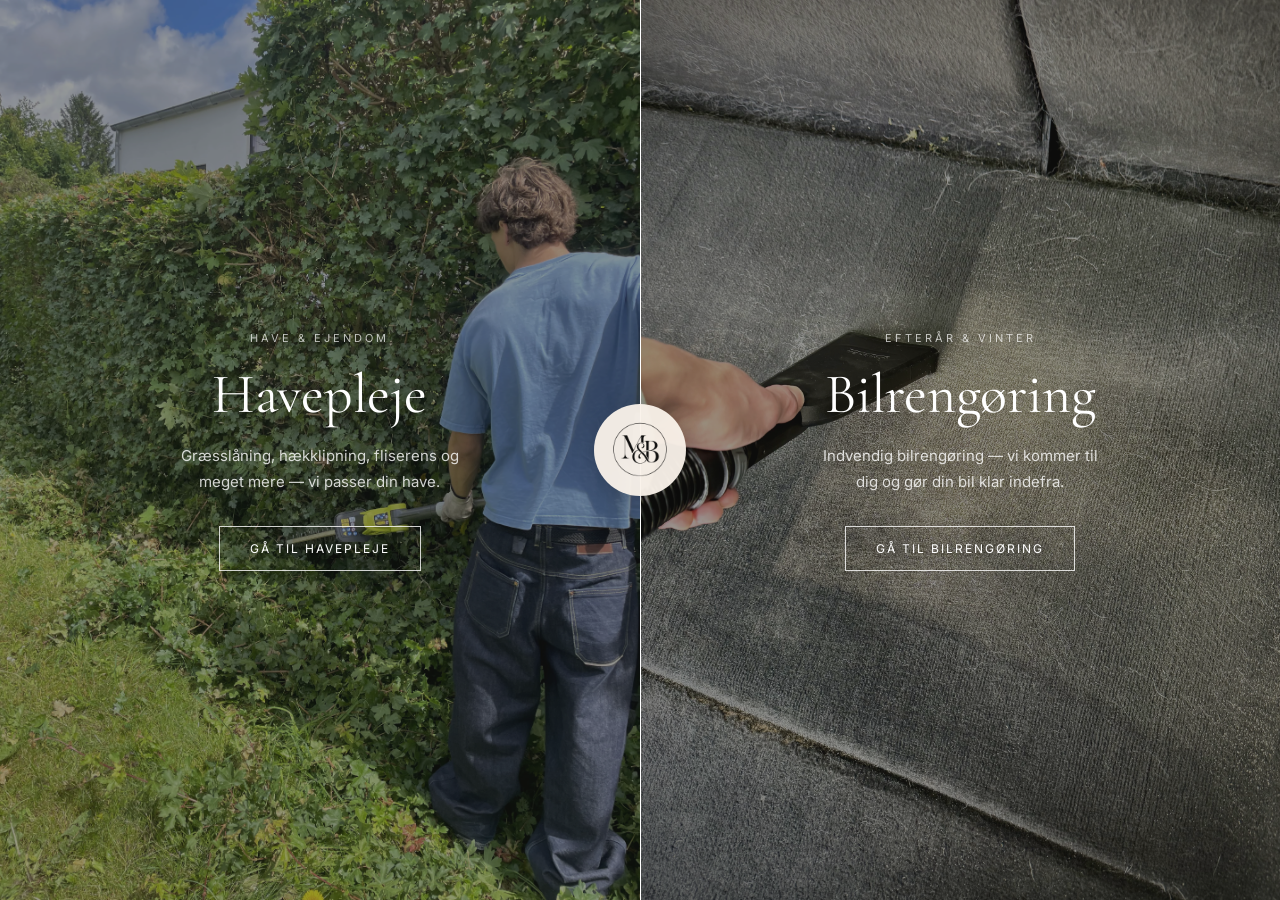
<file: index.html>
<!DOCTYPE html>
<html lang="da">
<head>
  <meta charset="UTF-8">
  <meta name="viewport" content="width=device-width, initial-scale=1.0">
  <title>M&B — Havepleje & Bilrengøring</title>
  <meta name="description" content="M&B tilbyder professionel havepleje og indvendig bilrengøring. Vælg din service.">
  <link rel="preconnect" href="https://fonts.googleapis.com">
  <link rel="preconnect" href="https://fonts.gstatic.com" crossorigin>
  <link href="https://fonts.googleapis.com/css2?family=Cormorant+Garamond:ital,wght@0,400;0,500;1,400;1,500&family=Inter:wght@300;400;500&display=swap" rel="stylesheet">
  <!-- Google tag (gtag.js) -->
  <script async src="https://www.googletagmanager.com/gtag/js?id=G-BGMWC7Q1SR"></script>
  <script>
    window.dataLayer = window.dataLayer || [];
    function gtag(){dataLayer.push(arguments);}
    gtag('js', new Date());
    gtag('config', 'G-BGMWC7Q1SR');
  </script>
  <style>
    *, *::before, *::after { margin: 0; padding: 0; box-sizing: border-box; }
    :root {
      --cream: #FAF3EA;
      --ink: #1C1B19;
      --accent: #3E4A3D;
      --serif: "Cormorant Garamond", Georgia, serif;
      --sans: "Inter", -apple-system, sans-serif;
    }
    html, body { height: 100%; font-family: var(--sans); }

    .split-wrap {
      display: flex;
      height: 100vh;
      min-height: 600px;
    }

    .split-side {
      flex: 1;
      position: relative;
      display: flex;
      flex-direction: column;
      align-items: center;
      justify-content: center;
      text-decoration: none;
      overflow: hidden;
      transition: flex 0.5s ease;
      cursor: pointer;
    }
    .split-side:hover { flex: 1.35; }

    .split-side .bg {
      position: absolute;
      inset: 0;
      background-size: cover;
      background-position: center;
      transition: transform 0.6s ease;
    }
    .split-side:hover .bg { transform: scale(1.04); }

    .split-side .overlay {
      position: absolute;
      inset: 0;
      background: rgba(28,27,25,0.45);
      transition: background 0.4s ease;
    }
    .split-side:hover .overlay { background: rgba(28,27,25,0.3); }

    .split-side .content {
      position: relative;
      z-index: 1;
      text-align: center;
      color: #fff;
      padding: 40px 32px;
    }

    .split-side .eyebrow {
      font-family: var(--sans);
      font-size: 11px;
      letter-spacing: 3px;
      text-transform: uppercase;
      color: rgba(255,255,255,0.7);
      margin-bottom: 16px;
    }

    .split-side h2 {
      font-family: var(--serif);
      font-size: clamp(2.2rem, 4.5vw, 3.5rem);
      font-weight: 400;
      line-height: 1.1;
      margin-bottom: 18px;
      color: #fff;
    }

    .split-side p {
      font-size: 15px;
      color: rgba(255,255,255,0.8);
      max-width: 280px;
      margin: 0 auto 32px;
      line-height: 1.7;
    }

    .split-btn {
      display: inline-block;
      font-family: var(--sans);
      font-size: 12px;
      letter-spacing: 2px;
      text-transform: uppercase;
      padding: 14px 30px;
      border: 1px solid rgba(255,255,255,0.8);
      color: #fff;
      background: transparent;
      transition: all 0.25s ease;
    }
    .split-side:hover .split-btn {
      background: #fff;
      color: var(--ink);
      border-color: #fff;
    }

    .divider {
      position: relative;
      width: 1px;
      background: rgba(255,255,255,0.25);
      z-index: 10;
      display: flex;
      align-items: center;
      justify-content: center;
    }
    .divider-logo {
      position: absolute;
      background: rgba(250,243,234,0.95);
      border-radius: 50%;
      width: 92px;
      height: 92px;
      display: flex;
      align-items: center;
      justify-content: center;
      z-index: 11;
      box-shadow: 0 4px 24px rgba(0,0,0,0.18);
    }
    .divider-logo img {
      filter: none;
      width: 74px;
      height: 74px;
      object-fit: contain;
    }

    /* Have-siden: grøn have */
    .side-have .bg {
      background-image: url('images/forside-1.webp');
    }

    /* Bil-siden: mørk neutral */
    .side-bil .bg {
      background-image: url('images/forside-bil.webp');
      background-position: center 60%;
    }

    /* Mobil */
    @media (max-width: 700px) {
      .split-wrap { flex-direction: column; height: auto; min-height: 100vh; }
      .split-side { min-height: 50vh; flex: 1 !important; }
      .divider { width: 100%; height: 1px; }
      .divider-logo { top: 50%; transform: translateY(-50%); }
    }
  </style>
</head>
<body>

  <div class="split-wrap">

    <!-- Havepleje -->
    <a class="split-side side-have" href="have.html">
      <div class="bg"></div>
      <div class="overlay"></div>
      <div class="content">
        <p class="eyebrow">Have & Ejendom</p>
        <h2>Havepleje</h2>
        <p>Græsslåning, hækklipning, fliserens og meget mere — vi passer din have.</p>
        <span class="split-btn">Gå til havepleje</span>
      </div>
    </a>

    <!-- Skillelinje med logo -->
    <div class="divider">
      <div class="divider-logo">
        <img src="images/Nyt logo sort.png" alt="M&B">
      </div>
    </div>

    <!-- Bilrengøring -->
    <a class="split-side side-bil" href="bilrengoring.html">
      <div class="bg"></div>
      <div class="overlay"></div>
      <div class="content">
        <p class="eyebrow">Efterår & Vinter</p>
        <h2>Bilrengøring</h2>
        <p>Indvendig bilrengøring — vi kommer til dig og gør din bil klar indefra.</p>
        <span class="split-btn">Gå til bilrengøring</span>
      </div>
    </a>

  </div>

</body>
</html>
</file>
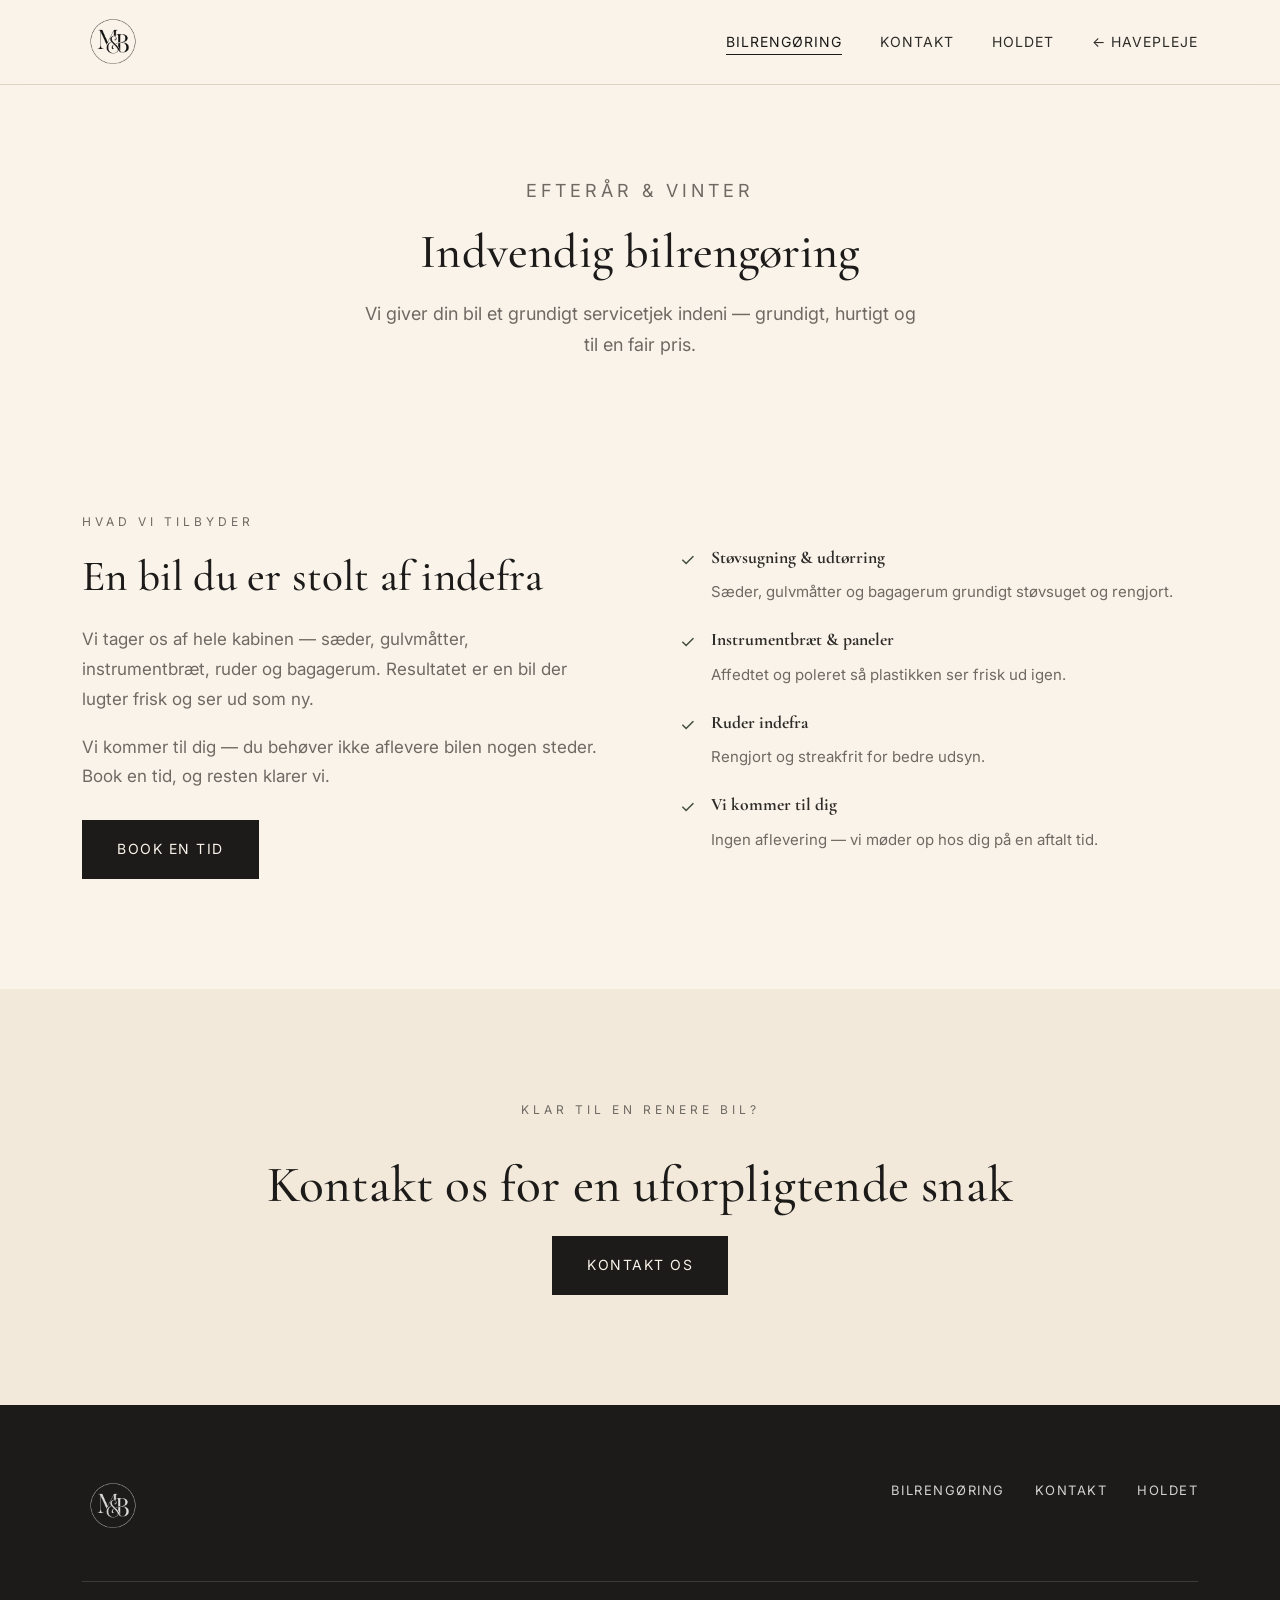
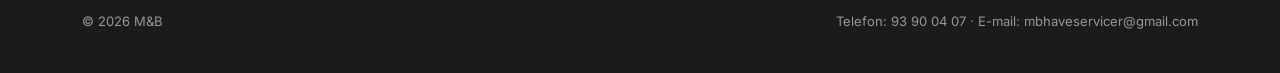
<file: bilrengoring.html>
<!DOCTYPE html>
<html lang="da">
<head>
  <meta charset="UTF-8">
  <meta name="viewport" content="width=device-width, initial-scale=1.0">
  <title>Bilrengøring — M&B</title>
  <meta name="description" content="Professionel indvendig bilrengøring fra M&B. Vi giver din bil et grundigt servicetjek indeni — til en fair pris.">
  <link rel="preconnect" href="https://fonts.googleapis.com">
  <link rel="preconnect" href="https://fonts.gstatic.com" crossorigin>
  <link href="https://fonts.googleapis.com/css2?family=Cormorant+Garamond:ital,wght@0,400;0,500;1,400;1,500&family=Inter:wght@300;400;500&display=swap" rel="stylesheet">
  <link rel="stylesheet" href="styles.css?v=3">
  <!-- Google tag (gtag.js) -->
  <script async src="https://www.googletagmanager.com/gtag/js?id=G-BGMWC7Q1SR"></script>
  <script>
    window.dataLayer = window.dataLayer || [];
    function gtag(){dataLayer.push(arguments);}
    gtag('js', new Date());
    gtag('config', 'G-BGMWC7Q1SR');
  </script>
</head>
<body>

  <header class="site-header">
    <div class="container nav">
      <a class="brand" href="index.html">
        <img src="images/Nyt logo sort.png" alt="M&B" class="brand-logo">
      </a>
      <nav>
        <ul class="nav-links" id="navLinks">
          <li><a href="bilrengoring.html" class="active">Bilrengøring</a></li>
          <li><a href="kontakt-bil.html">Kontakt</a></li>
          <li><a href="om-os-bil.html">Holdet</a></li>
          <li><a href="have.html">← Havepleje</a></li>
        </ul>
      </nav>
      <button class="nav-toggle" id="navToggle" aria-label="Menu">
        <span></span><span></span><span></span>
      </button>
    </div>
  </header>

  <section class="section-tight" style="padding-top:90px;">
    <div class="container section-head">
      <p class="eyebrow">Efterår & Vinter</p>
      <h2>Indvendig bilrengøring</h2>
      <p style="max-width:560px; margin: 0 auto;">Vi giver din bil et grundigt servicetjek indeni — grundigt, hurtigt og til en fair pris.</p>
    </div>
  </section>

  <section style="padding-top:0;">
    <div class="container split">
      <div class="text">
        <p class="eyebrow">Hvad vi tilbyder</p>
        <h2 style="font-size:clamp(1.9rem,4vw,2.7rem); margin-bottom:24px;">En bil du er stolt af indefra</h2>
        <p style="color:var(--gray); margin-bottom:18px;">Vi tager os af hele kabinen — sæder, gulvmåtter, instrumentbræt, ruder og bagagerum. Resultatet er en bil der lugter frisk og ser ud som ny.</p>
        <p style="color:var(--gray); margin-bottom:28px;">Vi kommer til dig — du behøver ikke aflevere bilen nogen steder. Book en tid, og resten klarer vi.</p>
        <a href="kontakt-bil.html" class="btn">Book en tid</a>
      </div>
      <div>
        <ul style="list-style:none; display:flex; flex-direction:column; gap:18px; padding-top:8px;">
          <li style="display:flex; gap:16px; align-items:flex-start;">
            <span style="font-size:1.1rem; color:var(--accent); margin-top:2px;">✓</span>
            <div>
              <strong style="display:block; font-family:var(--serif); font-size:1.1rem; margin-bottom:4px;">Støvsugning & udtørring</strong>
              <span style="color:var(--gray); font-size:15px;">Sæder, gulvmåtter og bagagerum grundigt støvsuget og rengjort.</span>
            </div>
          </li>
          <li style="display:flex; gap:16px; align-items:flex-start;">
            <span style="font-size:1.1rem; color:var(--accent); margin-top:2px;">✓</span>
            <div>
              <strong style="display:block; font-family:var(--serif); font-size:1.1rem; margin-bottom:4px;">Instrumentbræt & paneler</strong>
              <span style="color:var(--gray); font-size:15px;">Affedtet og poleret så plastikken ser frisk ud igen.</span>
            </div>
          </li>
          <li style="display:flex; gap:16px; align-items:flex-start;">
            <span style="font-size:1.1rem; color:var(--accent); margin-top:2px;">✓</span>
            <div>
              <strong style="display:block; font-family:var(--serif); font-size:1.1rem; margin-bottom:4px;">Ruder indefra</strong>
              <span style="color:var(--gray); font-size:15px;">Rengjort og streakfrit for bedre udsyn.</span>
            </div>
          </li>
          <li style="display:flex; gap:16px; align-items:flex-start;">
            <span style="font-size:1.1rem; color:var(--accent); margin-top:2px;">✓</span>
            <div>
              <strong style="display:block; font-family:var(--serif); font-size:1.1rem; margin-bottom:4px;">Vi kommer til dig</strong>
              <span style="color:var(--gray); font-size:15px;">Ingen aflevering — vi møder op hos dig på en aftalt tid.</span>
            </div>
          </li>
        </ul>
      </div>
    </div>
  </section>

  <section class="band cta">
    <div class="container">
      <p class="eyebrow">Klar til en renere bil?</p>
      <h2>Kontakt os for en uforpligtende snak</h2>
      <a href="kontakt-bil.html" class="btn">Kontakt os</a>
    </div>
  </section>

  <footer class="site-footer">
    <div class="container">
      <div class="footer-top">
        <a class="brand" href="index.html">
          <img src="images/Nyt logo hvidt.png" alt="M&B" class="brand-logo brand-logo-footer">
        </a>
        <ul class="footer-nav">
          <li><a href="bilrengoring.html">Bilrengøring</a></li>
          <li><a href="kontakt-bil.html">Kontakt</a></li>
          <li><a href="om-os-bil.html">Holdet</a></li>
        </ul>
      </div>
      <div class="footer-bottom">
        <span>© 2026 M&amp;B</span>
        <span>Telefon: <a href="tel:+4593900407">93 90 04 07</a> · E-mail: <a href="mailto:mbhaveservicer@gmail.com">mbhaveservicer@gmail.com</a></span>
      </div>
    </div>
  </footer>

  <script>
    const t = document.getElementById('navToggle');
    const l = document.getElementById('navLinks');
    t.addEventListener('click', () => l.classList.toggle('open'));
  </script>
</body>
</html>
</file>
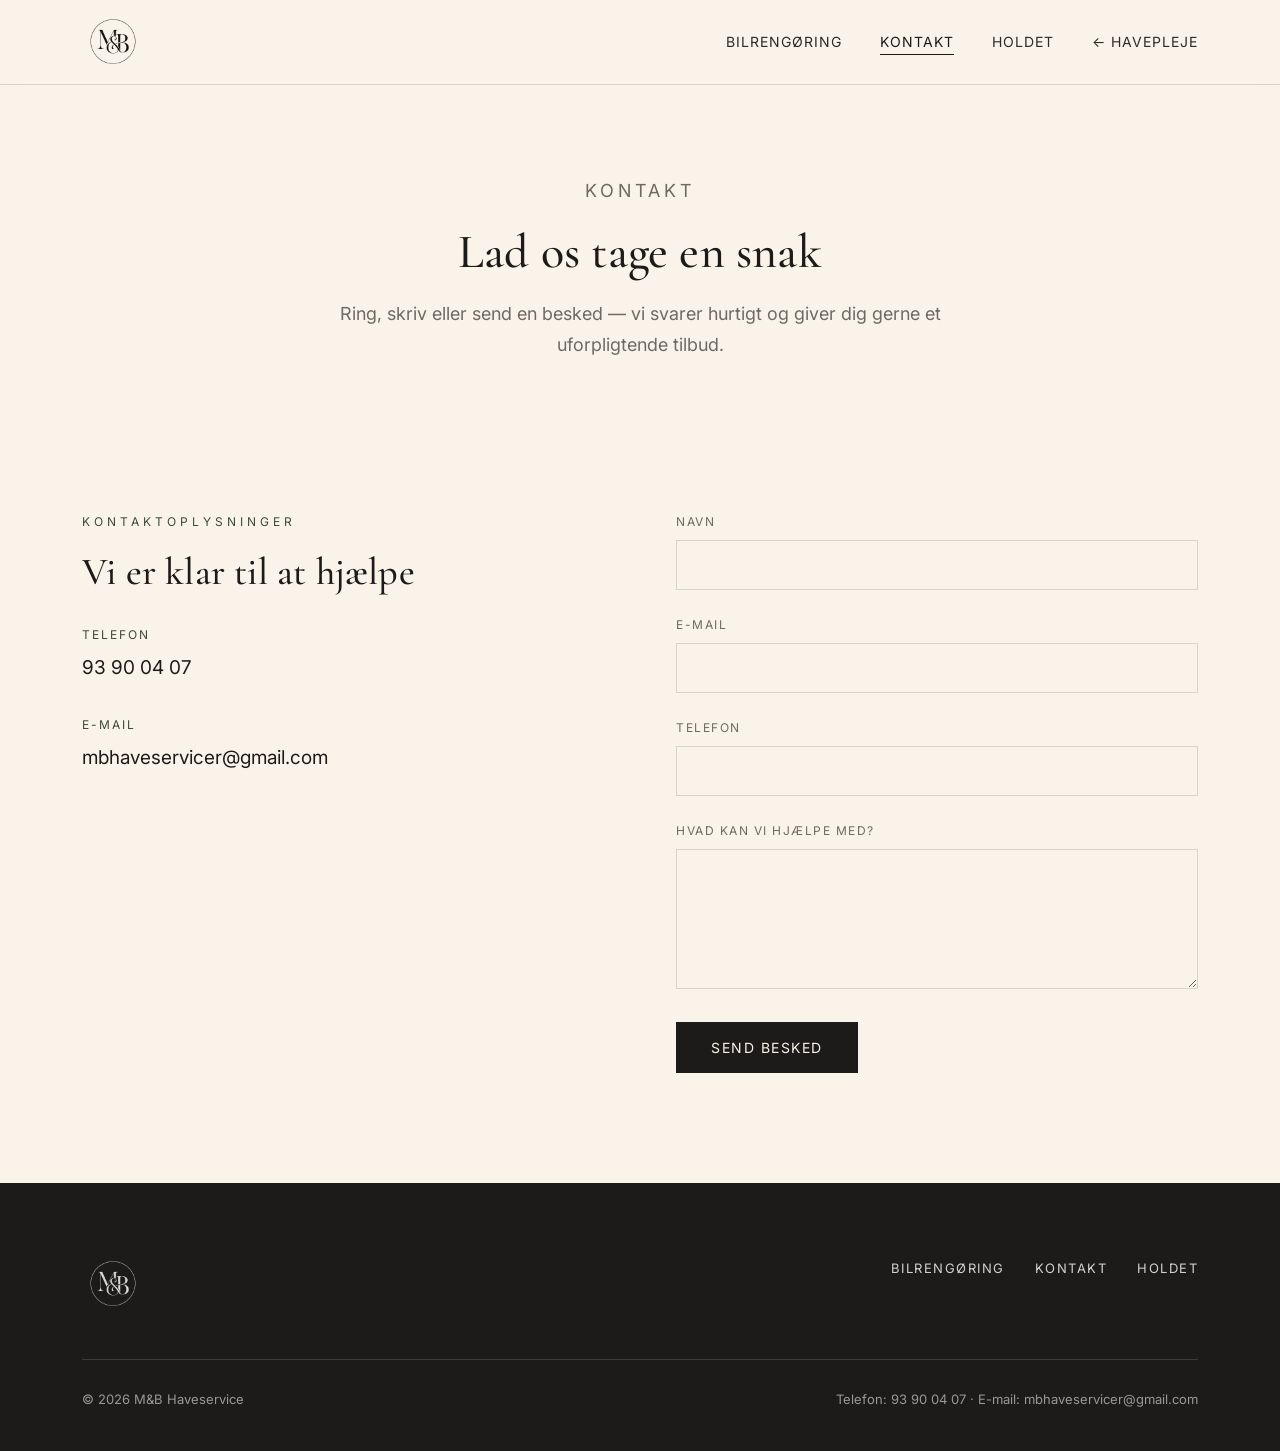
<file: kontakt-bil.html>
<!DOCTYPE html>
<html lang="da">
<head>
  <meta charset="UTF-8">
  <meta name="viewport" content="width=device-width, initial-scale=1.0">
  <title>Kontakt — M&B Bilrengøring</title>
  <meta name="description" content="Kontakt M&B Haveservice for et uforpligtende tilbud på have- og ejendomsservice.">
  <link rel="preconnect" href="https://fonts.googleapis.com">
  <link rel="preconnect" href="https://fonts.gstatic.com" crossorigin>
  <link href="https://fonts.googleapis.com/css2?family=Cormorant+Garamond:ital,wght@0,400;0,500;1,400;1,500&family=Inter:wght@300;400;500&display=swap" rel="stylesheet">
  <link rel="stylesheet" href="styles.css?v=3">
  <!-- Google tag (gtag.js) -->
  <script async src="https://www.googletagmanager.com/gtag/js?id=G-BGMWC7Q1SR"></script>
  <script>
    window.dataLayer = window.dataLayer || [];
    function gtag(){dataLayer.push(arguments);}
    gtag('js', new Date());
    gtag('config', 'G-BGMWC7Q1SR');
  </script>
</head>
<body>

  <header class="site-header">
    <div class="container nav">
      <a class="brand" href="index.html">
        <img src="images/Nyt logo sort.png" alt="M&B Haveservice" class="brand-logo">
      </a>
      <nav>
        <ul class="nav-links" id="navLinks">
          <li><a href="bilrengoring.html">Bilrengøring</a></li>
          <li><a href="kontakt-bil.html" class="active">Kontakt</a></li>
          <li><a href="om-os-bil.html">Holdet</a></li>
          <li><a href="have.html">← Havepleje</a></li>
        </ul>
      </nav>
      <button class="nav-toggle" id="navToggle" aria-label="Menu">
        <span></span><span></span><span></span>
      </button>
    </div>
  </header>

  <section class="section-tight" style="padding-top:90px;">
    <div class="container section-head">
      <p class="eyebrow">Kontakt</p>
      <h2>Lad os tage en snak</h2>
      <p>Ring, skriv eller send en besked — vi svarer hurtigt og giver dig gerne et uforpligtende tilbud.</p>
    </div>
  </section>

  <section style="padding-top:0;">
    <div class="container contact-grid">
      <div>
        <p class="eyebrow">Kontaktoplysninger</p>
        <h2 style="font-size:clamp(1.8rem,3.5vw,2.4rem); margin-bottom:30px;">Vi er klar til at hjælpe</h2>
        <dl class="contact-info">
          <dt>Telefon</dt><dd><a href="tel:+4593900407">93 90 04 07</a></dd>
          <dt>E-mail</dt><dd><a href="mailto:mbhaveservicer@gmail.com">mbhaveservicer@gmail.com</a></dd>
        </dl>
      </div>
      <form action="https://formspree.io/f/mrewzbpp" method="post">
        <input type="hidden" name="_next" value="https://mbhaveservice.dk/tak.html">
        <div class="field">
          <label for="navn">Navn</label>
          <input type="text" id="navn" name="navn" required>
        </div>
        <div class="field">
          <label for="email">E-mail</label>
          <input type="email" id="email" name="email" required>
        </div>
        <div class="field">
          <label for="tlf">Telefon</label>
          <input type="tel" id="tlf" name="tlf">
        </div>
        <div class="field">
          <label for="besked">Hvad kan vi hjælpe med?</label>
          <textarea id="besked" name="besked" required></textarea>
        </div>
        <button type="submit" class="btn">Send besked</button>
      </form>
    </div>
  </section>

  <footer class="site-footer">
    <div class="container">
      <div class="footer-top">
        <a class="brand" href="index.html">
          <img src="images/Nyt logo hvidt.png" alt="M&B Haveservice" class="brand-logo brand-logo-footer">
        </a>
        <ul class="footer-nav">
          <li><a href="bilrengoring.html">Bilrengøring</a></li>
          <li><a href="kontakt-bil.html">Kontakt</a></li>
          <li><a href="om-os-bil.html">Holdet</a></li>
        </ul>
      </div>
      <div class="footer-bottom">
        <span>© 2026 M&amp;B Haveservice</span>
        <span>Telefon: <a href="tel:+4593900407">93 90 04 07</a> · E-mail: <a href="mailto:mbhaveservicer@gmail.com">mbhaveservicer@gmail.com</a></span>
      </div>
    </div>
  </footer>

  <script>
    const t = document.getElementById('navToggle');
    const l = document.getElementById('navLinks');
    t.addEventListener('click', () => l.classList.toggle('open'));
  </script>
</body>
</html>
</file>
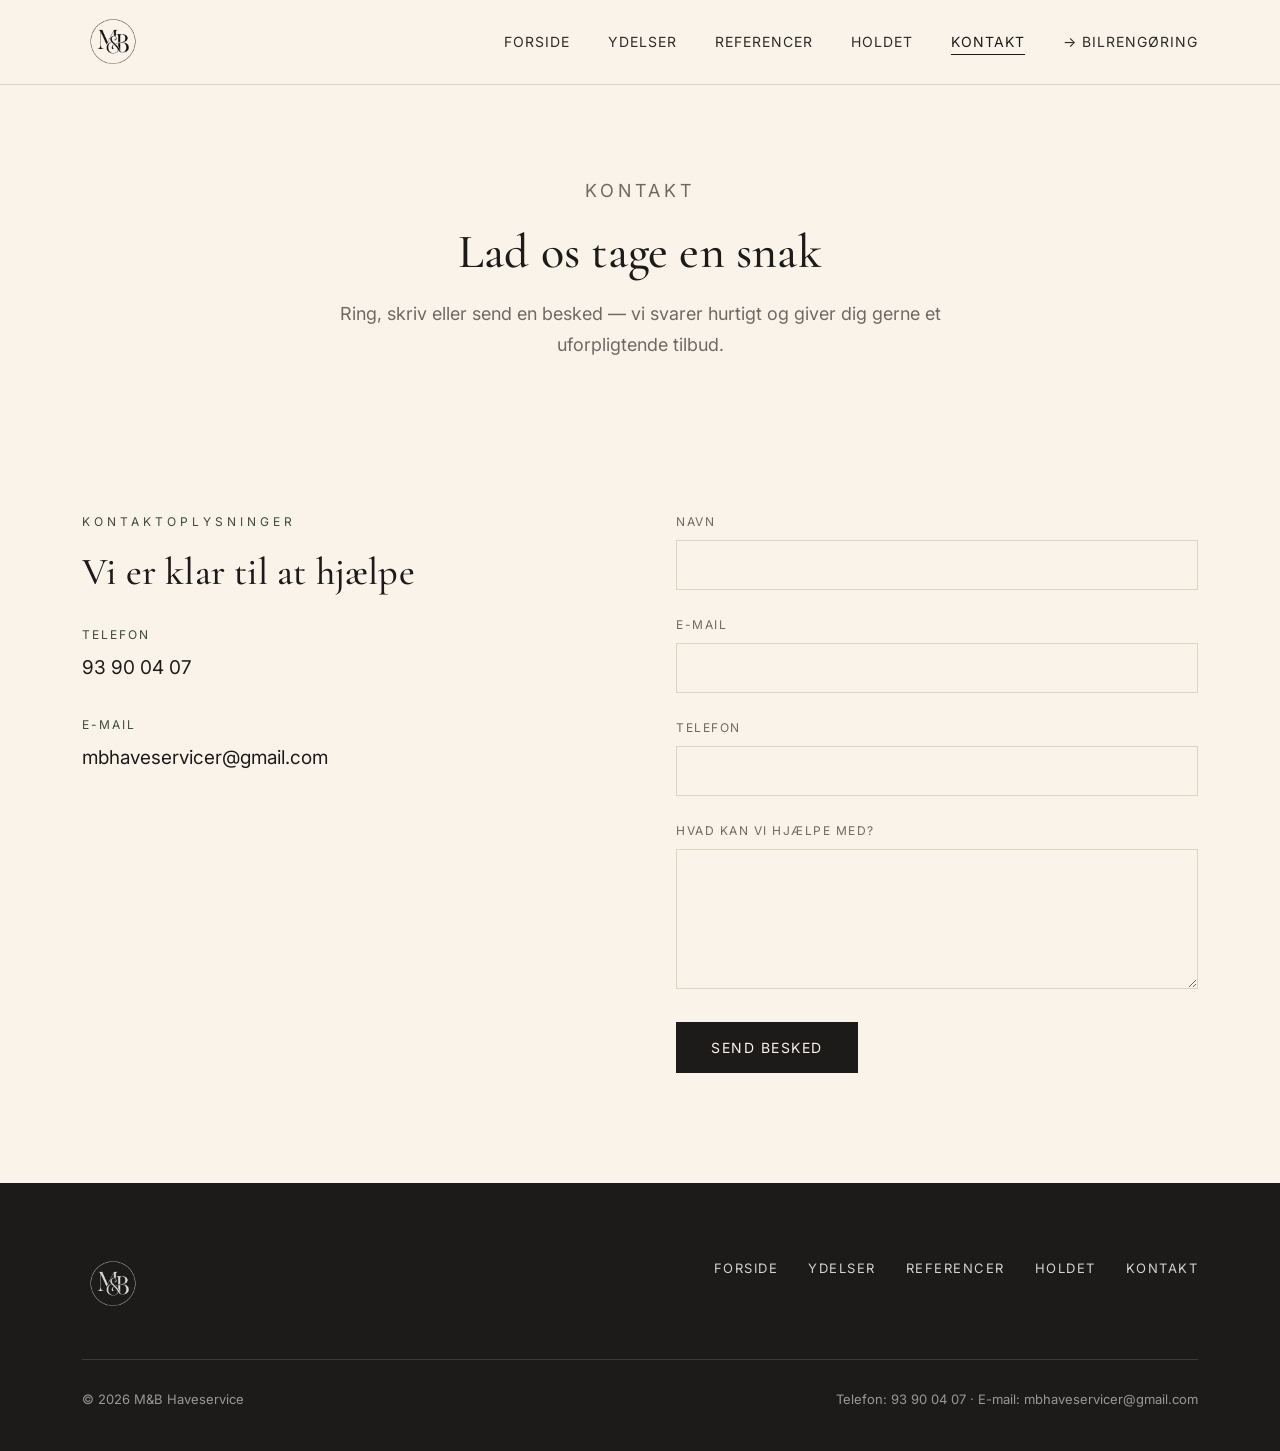
<file: kontakt.html>
<!DOCTYPE html>
<html lang="da">
<head>
  <meta charset="UTF-8">
  <meta name="viewport" content="width=device-width, initial-scale=1.0">
  <title>Kontakt — M&B Haveservice</title>
  <meta name="description" content="Kontakt M&B Haveservice for et uforpligtende tilbud på have- og ejendomsservice.">
  <link rel="preconnect" href="https://fonts.googleapis.com">
  <link rel="preconnect" href="https://fonts.gstatic.com" crossorigin>
  <link href="https://fonts.googleapis.com/css2?family=Cormorant+Garamond:ital,wght@0,400;0,500;1,400;1,500&family=Inter:wght@300;400;500&display=swap" rel="stylesheet">
  <link rel="stylesheet" href="styles.css?v=3">
  <!-- Google tag (gtag.js) -->
  <script async src="https://www.googletagmanager.com/gtag/js?id=G-BGMWC7Q1SR"></script>
  <script>
    window.dataLayer = window.dataLayer || [];
    function gtag(){dataLayer.push(arguments);}
    gtag('js', new Date());
    gtag('config', 'G-BGMWC7Q1SR');
  </script>
</head>
<body>

  <header class="site-header">
    <div class="container nav">
      <a class="brand" href="index.html">
        <img src="images/Nyt logo sort.png" alt="M&B Haveservice" class="brand-logo">
      </a>
      <nav>
        <ul class="nav-links" id="navLinks">
          <li><a href="have.html">Forside</a></li>
          <li><a href="ydelser.html">Ydelser</a></li>
          <li><a href="referencer.html">Referencer</a></li>
          <li><a href="om-os.html">Holdet</a></li>
          <li><a href="kontakt.html" class="active">Kontakt</a></li>
          <li><a href="bilrengoring.html">→ Bilrengøring</a></li>
        </ul>
      </nav>
      <button class="nav-toggle" id="navToggle" aria-label="Menu">
        <span></span><span></span><span></span>
      </button>
    </div>
  </header>

  <section class="section-tight" style="padding-top:90px;">
    <div class="container section-head">
      <p class="eyebrow">Kontakt</p>
      <h2>Lad os tage en snak</h2>
      <p>Ring, skriv eller send en besked — vi svarer hurtigt og giver dig gerne et uforpligtende tilbud.</p>
    </div>
  </section>

  <section style="padding-top:0;">
    <div class="container contact-grid">
      <div>
        <p class="eyebrow">Kontaktoplysninger</p>
        <h2 style="font-size:clamp(1.8rem,3.5vw,2.4rem); margin-bottom:30px;">Vi er klar til at hjælpe</h2>
        <dl class="contact-info">
          <dt>Telefon</dt><dd><a href="tel:+4593900407">93 90 04 07</a></dd>
          <dt>E-mail</dt><dd><a href="mailto:mbhaveservicer@gmail.com">mbhaveservicer@gmail.com</a></dd>
        </dl>
      </div>
      <form action="https://formspree.io/f/mrewzbpp" method="post">
        <input type="hidden" name="_next" value="https://mbhaveservice.dk/tak.html">
        <div class="field">
          <label for="navn">Navn</label>
          <input type="text" id="navn" name="navn" required>
        </div>
        <div class="field">
          <label for="email">E-mail</label>
          <input type="email" id="email" name="email" required>
        </div>
        <div class="field">
          <label for="tlf">Telefon</label>
          <input type="tel" id="tlf" name="tlf">
        </div>
        <div class="field">
          <label for="besked">Hvad kan vi hjælpe med?</label>
          <textarea id="besked" name="besked" required></textarea>
        </div>
        <button type="submit" class="btn">Send besked</button>
      </form>
    </div>
  </section>

  <footer class="site-footer">
    <div class="container">
      <div class="footer-top">
        <a class="brand" href="index.html">
          <img src="images/Nyt logo hvidt.png" alt="M&B Haveservice" class="brand-logo brand-logo-footer">
        </a>
        <ul class="footer-nav">
          <li><a href="have.html">Forside</a></li>
          <li><a href="ydelser.html">Ydelser</a></li>
          <li><a href="referencer.html">Referencer</a></li>
          <li><a href="om-os.html">Holdet</a></li>
          <li><a href="kontakt.html">Kontakt</a></li>
        </ul>
      </div>
      <div class="footer-bottom">
        <span>© 2026 M&amp;B Haveservice</span>
        <span>Telefon: <a href="tel:+4593900407">93 90 04 07</a> · E-mail: <a href="mailto:mbhaveservicer@gmail.com">mbhaveservicer@gmail.com</a></span>
      </div>
    </div>
  </footer>

  <script>
    const t = document.getElementById('navToggle');
    const l = document.getElementById('navLinks');
    t.addEventListener('click', () => l.classList.toggle('open'));
  </script>
</body>
</html>
</file>
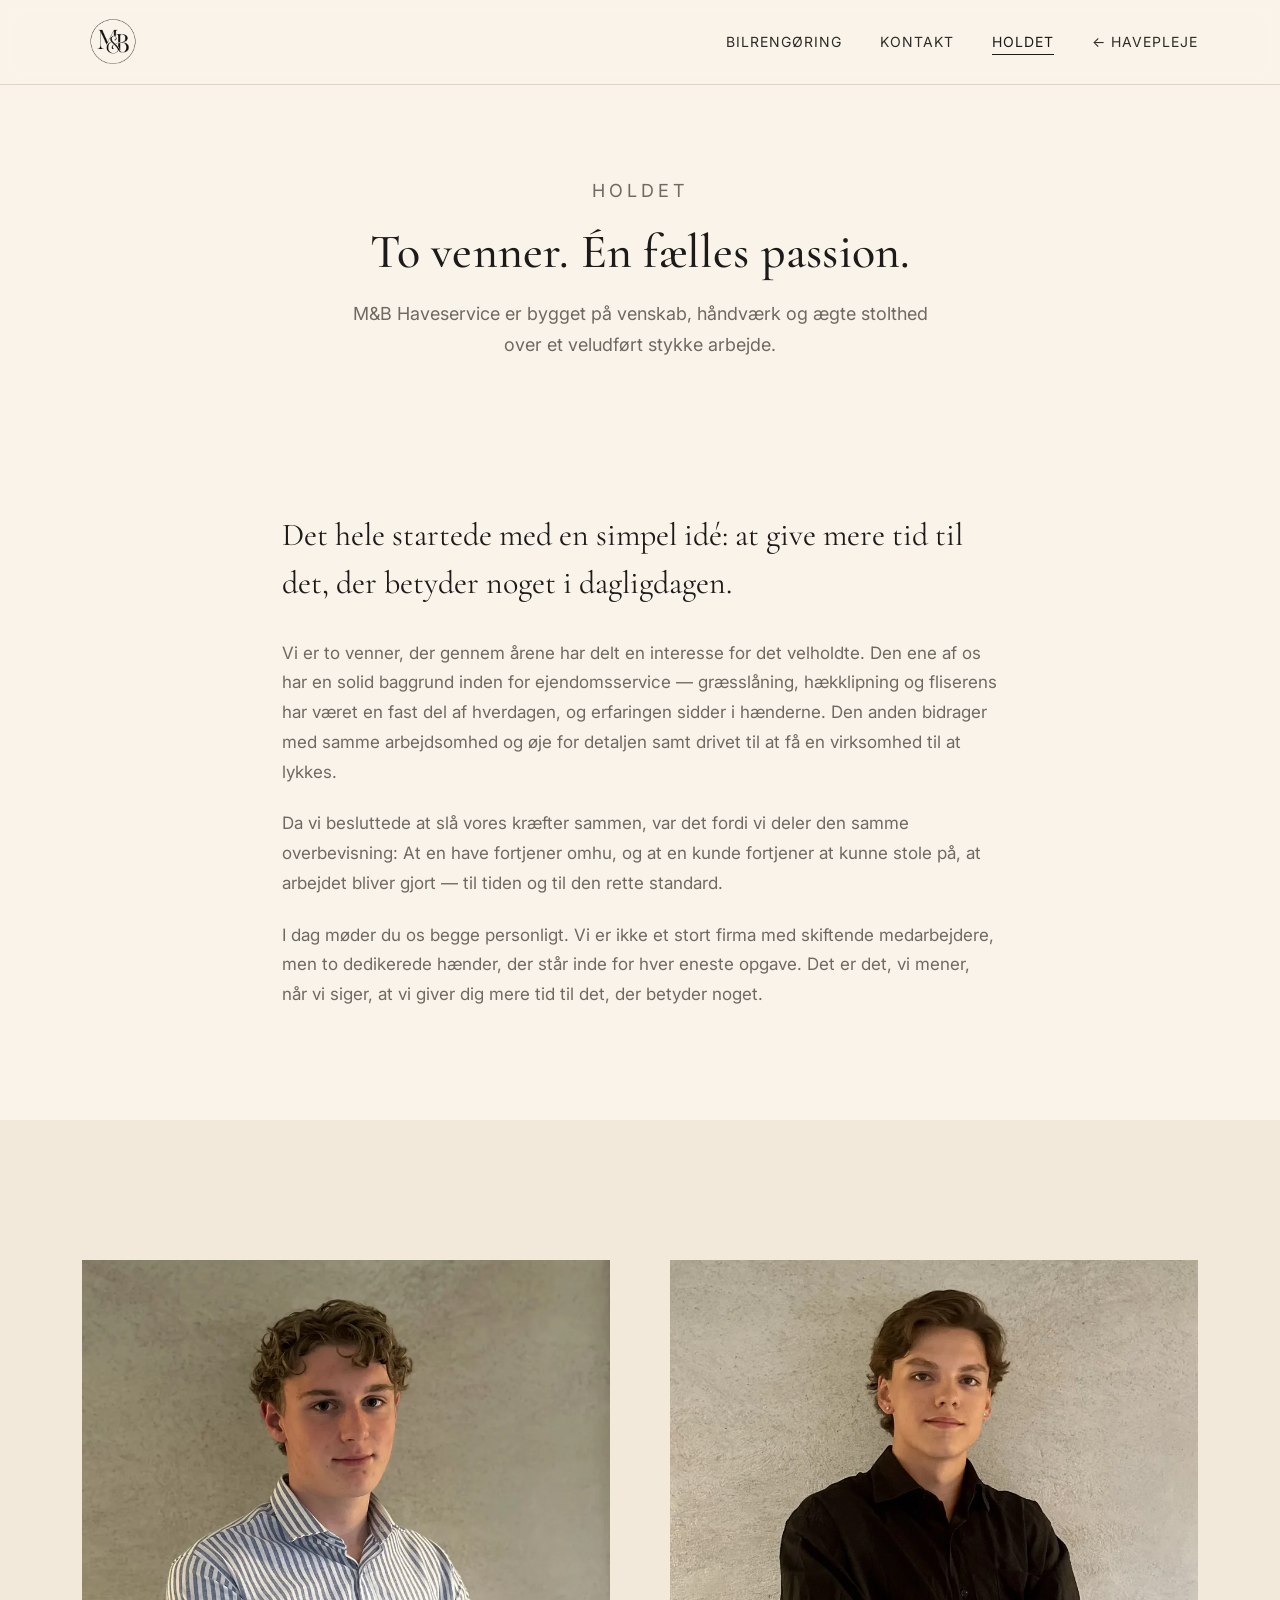
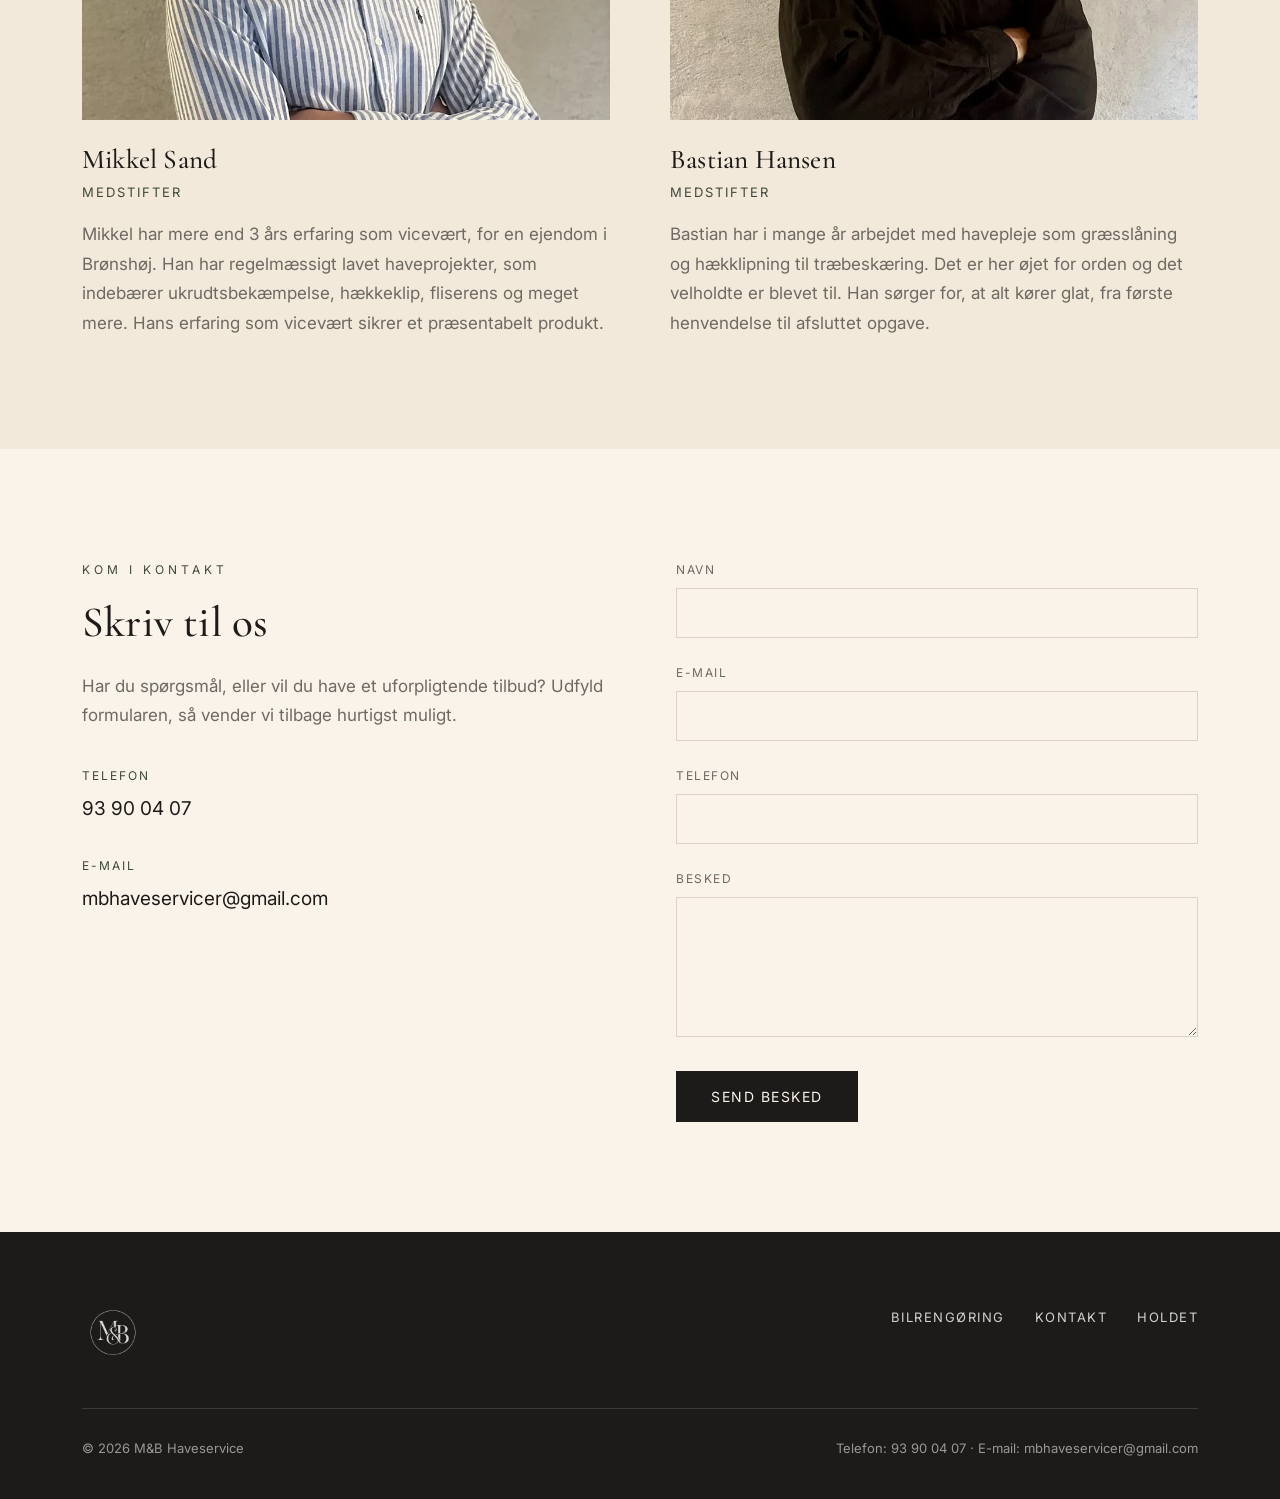
<file: om-os-bil.html>
<!DOCTYPE html>
<html lang="da">
<head>
  <meta charset="UTF-8">
  <meta name="viewport" content="width=device-width, initial-scale=1.0">
  <title>Holdet — M&B Bilrengøring</title>
  <meta name="description" content="Historien om to venner, der har slået deres erfaring sammen og startet M&B Haveservice.">
  <link rel="preconnect" href="https://fonts.googleapis.com">
  <link rel="preconnect" href="https://fonts.gstatic.com" crossorigin>
  <link href="https://fonts.googleapis.com/css2?family=Cormorant+Garamond:ital,wght@0,400;0,500;1,400;1,500&family=Inter:wght@300;400;500&display=swap" rel="stylesheet">
  <link rel="stylesheet" href="styles.css?v=3">
  <!-- Google tag (gtag.js) -->
  <script async src="https://www.googletagmanager.com/gtag/js?id=G-BGMWC7Q1SR"></script>
  <script>
    window.dataLayer = window.dataLayer || [];
    function gtag(){dataLayer.push(arguments);}
    gtag('js', new Date());
    gtag('config', 'G-BGMWC7Q1SR');
  </script>
</head>
<body>

  <header class="site-header">
    <div class="container nav">
      <a class="brand" href="index.html">
        <img src="images/Nyt logo sort.png" alt="M&B Haveservice" class="brand-logo">
      </a>
      <nav>
        <ul class="nav-links" id="navLinks">
          <li><a href="bilrengoring.html">Bilrengøring</a></li>
          <li><a href="kontakt-bil.html">Kontakt</a></li>
          <li><a href="om-os-bil.html" class="active">Holdet</a></li>
          <li><a href="have.html">← Havepleje</a></li>
        </ul>
      </nav>
      <button class="nav-toggle" id="navToggle" aria-label="Menu">
        <span></span><span></span><span></span>
      </button>
    </div>
  </header>

  <section class="section-tight" style="padding-top:90px;">
    <div class="container section-head">
      <p class="eyebrow">Holdet</p>
      <h2>To venner. Én fælles passion.</h2>
      <p>M&amp;B Haveservice er bygget på venskab, håndværk og ægte stolthed over et veludført stykke arbejde.</p>
    </div>
  </section>

  <section style="padding-top:0;">
    <div class="container" style="max-width:780px;">
      <p class="lead" style="margin-bottom:32px;">Det hele startede med en simpel idé: at give mere tid til det, der betyder noget i dagligdagen.</p>
      <p style="color:var(--gray); margin-bottom:22px;">Vi er to venner, der gennem årene har delt en interesse for det velholdte. Den ene af os har en solid baggrund inden for ejendomsservice — græsslåning, hækklipning og fliserens har været en fast del af hverdagen, og erfaringen sidder i hænderne. Den anden bidrager med samme arbejdsomhed og øje for detaljen samt drivet til at få en virksomhed til at lykkes.</p>
      <p style="color:var(--gray); margin-bottom:22px;">Da vi besluttede at slå vores kræfter sammen, var det fordi vi deler den samme overbevisning: At en have fortjener omhu, og at en kunde fortjener at kunne stole på, at arbejdet bliver gjort — til tiden og til den rette standard.</p>
      <p style="color:var(--gray);">I dag møder du os begge personligt. Vi er ikke et stort firma med skiftende medarbejdere, men to dedikerede hænder, der står inde for hver eneste opgave. Det er det, vi mener, når vi siger, at vi giver dig mere tid til det, der betyder noget.</p>
    </div>
  </section>

  <section class="band">
    <div class="container">
      <div class="founders">
        <div class="founder">
          <img src="images/mikkel-holdet.webp" alt="Portræt af Mikkel Sand" style="object-position: center 20%;">
          <h3>Mikkel Sand</h3>
          <p class="role">Medstifter</p>
          <p>Mikkel har mere end 3 års erfaring som vicevært, for en ejendom i Brønshøj. Han har regelmæssigt lavet haveprojekter, som indebærer ukrudtsbekæmpelse, hækkeklip, fliserens og meget mere. Hans erfaring som vicevært sikrer et præsentabelt produkt.</p>
        </div>
        <div class="founder">
          <img src="images/bastian-holdet.webp" alt="Portræt af Bastian Hansen">
          <h3>Bastian Hansen</h3>
          <p class="role">Medstifter</p>
          <p>Bastian har i mange år arbejdet med havepleje som græsslåning og hækklipning til træbeskæring. Det er her øjet for orden og det velholdte er blevet til. Han sørger for, at alt kører glat, fra første henvendelse til afsluttet opgave.</p>
        </div>
      </div>
    </div>
  </section>

  <!-- Kontaktformular -->
  <section>
    <div class="container contact-grid">
      <div>
        <p class="eyebrow">Kom i kontakt</p>
        <h2 style="font-size:clamp(1.9rem,4vw,2.7rem); margin-bottom:24px;">Skriv til os</h2>
        <p style="color:var(--gray); margin-bottom:34px;">Har du spørgsmål, eller vil du have et uforpligtende tilbud? Udfyld formularen, så vender vi tilbage hurtigst muligt.</p>
        <dl class="contact-info">
          <dt>Telefon</dt><dd><a href="tel:+4593900407">93 90 04 07</a></dd>
          <dt>E-mail</dt><dd><a href="mailto:mbhaveservicer@gmail.com">mbhaveservicer@gmail.com</a></dd>
        </dl>
      </div>
      <form action="https://formspree.io/f/mrewzbpp" method="post">
        <input type="hidden" name="_next" value="https://mbhaveservice.dk/tak.html">
        <div class="field">
          <label for="navn">Navn</label>
          <input type="text" id="navn" name="navn" required>
        </div>
        <div class="field">
          <label for="email">E-mail</label>
          <input type="email" id="email" name="email" required>
        </div>
        <div class="field">
          <label for="tlf">Telefon</label>
          <input type="tel" id="tlf" name="tlf">
        </div>
        <div class="field">
          <label for="besked">Besked</label>
          <textarea id="besked" name="besked" required></textarea>
        </div>
        <button type="submit" class="btn">Send besked</button>
      </form>
    </div>
  </section>

  <footer class="site-footer">
    <div class="container">
      <div class="footer-top">
        <a class="brand" href="index.html">
          <img src="images/Nyt logo hvidt.png" alt="M&B Haveservice" class="brand-logo brand-logo-footer">
        </a>
        <ul class="footer-nav">
          <li><a href="bilrengoring.html">Bilrengøring</a></li>
          <li><a href="kontakt-bil.html">Kontakt</a></li>
          <li><a href="om-os-bil.html">Holdet</a></li>
        </ul>
      </div>
      <div class="footer-bottom">
        <span>© 2026 M&amp;B Haveservice</span>
        <span>Telefon: <a href="tel:+4593900407">93 90 04 07</a> · E-mail: <a href="mailto:mbhaveservicer@gmail.com">mbhaveservicer@gmail.com</a></span>
      </div>
    </div>
  </footer>

  <script>
    const t = document.getElementById('navToggle');
    const l = document.getElementById('navLinks');
    t.addEventListener('click', () => l.classList.toggle('open'));
  </script>
</body>
</html>
</file>
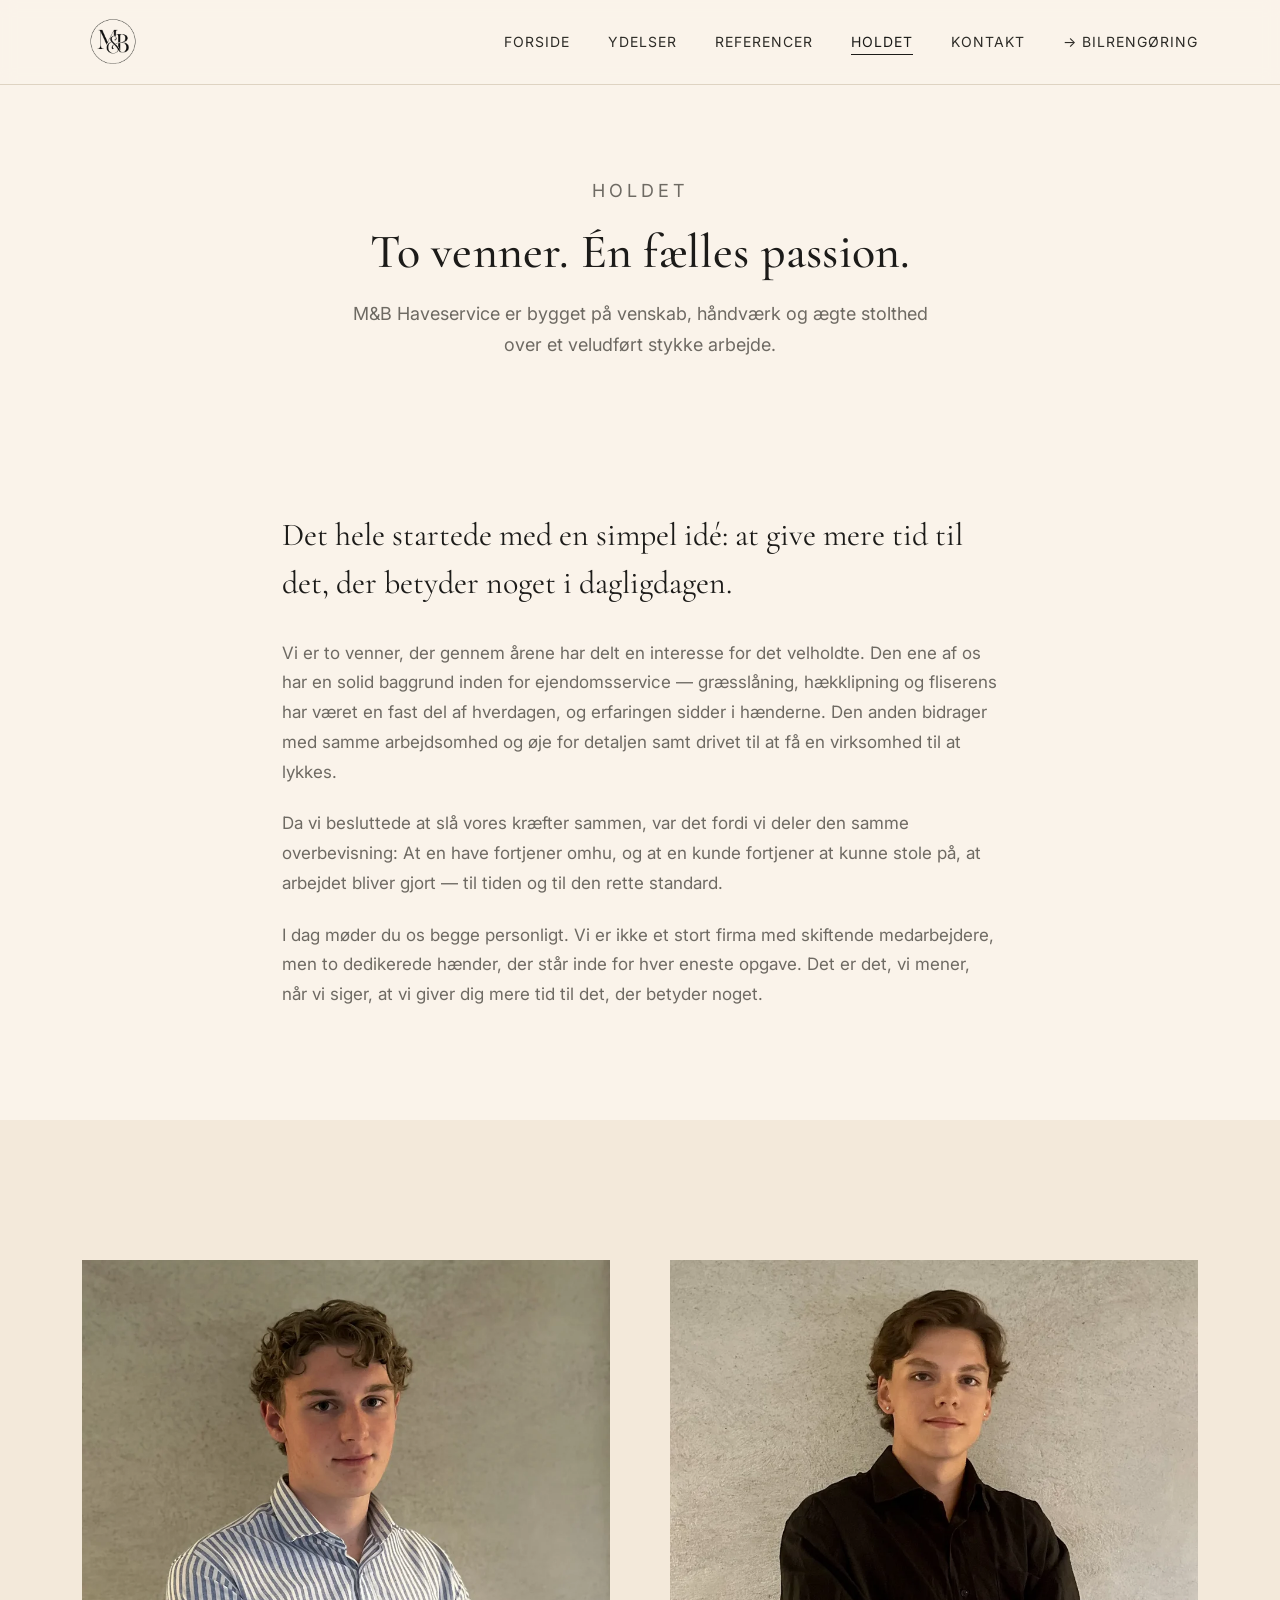
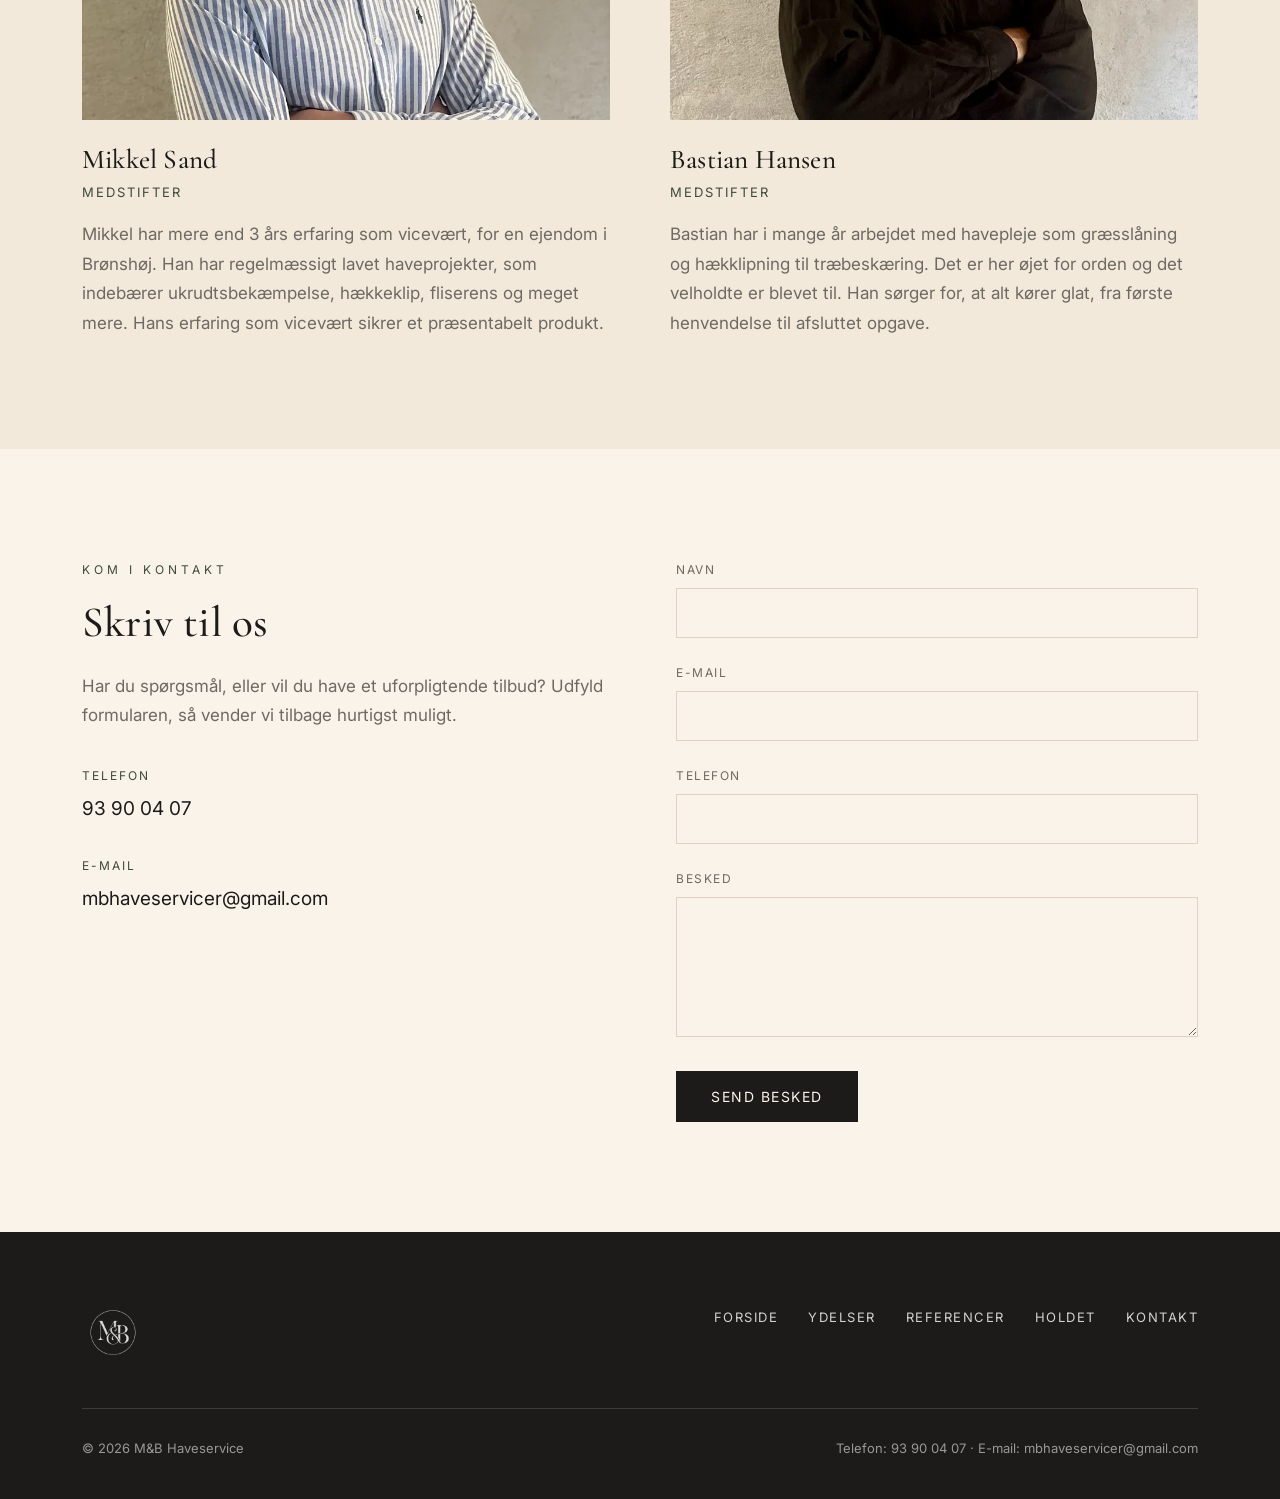
<file: om-os.html>
<!DOCTYPE html>
<html lang="da">
<head>
  <meta charset="UTF-8">
  <meta name="viewport" content="width=device-width, initial-scale=1.0">
  <title>Holdet — M&B Haveservice</title>
  <meta name="description" content="Historien om to venner, der har slået deres erfaring sammen og startet M&B Haveservice.">
  <link rel="preconnect" href="https://fonts.googleapis.com">
  <link rel="preconnect" href="https://fonts.gstatic.com" crossorigin>
  <link href="https://fonts.googleapis.com/css2?family=Cormorant+Garamond:ital,wght@0,400;0,500;1,400;1,500&family=Inter:wght@300;400;500&display=swap" rel="stylesheet">
  <link rel="stylesheet" href="styles.css?v=3">
  <!-- Google tag (gtag.js) -->
  <script async src="https://www.googletagmanager.com/gtag/js?id=G-BGMWC7Q1SR"></script>
  <script>
    window.dataLayer = window.dataLayer || [];
    function gtag(){dataLayer.push(arguments);}
    gtag('js', new Date());
    gtag('config', 'G-BGMWC7Q1SR');
  </script>
</head>
<body>

  <header class="site-header">
    <div class="container nav">
      <a class="brand" href="index.html">
        <img src="images/Nyt logo sort.png" alt="M&B Haveservice" class="brand-logo">
      </a>
      <nav>
        <ul class="nav-links" id="navLinks">
          <li><a href="have.html">Forside</a></li>
          <li><a href="ydelser.html">Ydelser</a></li>
          <li><a href="referencer.html">Referencer</a></li>
          <li><a href="om-os.html" class="active">Holdet</a></li>
          <li><a href="kontakt.html">Kontakt</a></li>
          <li><a href="bilrengoring.html">→ Bilrengøring</a></li>
        </ul>
      </nav>
      <button class="nav-toggle" id="navToggle" aria-label="Menu">
        <span></span><span></span><span></span>
      </button>
    </div>
  </header>

  <section class="section-tight" style="padding-top:90px;">
    <div class="container section-head">
      <p class="eyebrow">Holdet</p>
      <h2>To venner. Én fælles passion.</h2>
      <p>M&amp;B Haveservice er bygget på venskab, håndværk og ægte stolthed over et veludført stykke arbejde.</p>
    </div>
  </section>

  <section style="padding-top:0;">
    <div class="container" style="max-width:780px;">
      <p class="lead" style="margin-bottom:32px;">Det hele startede med en simpel idé: at give mere tid til det, der betyder noget i dagligdagen.</p>
      <p style="color:var(--gray); margin-bottom:22px;">Vi er to venner, der gennem årene har delt en interesse for det velholdte. Den ene af os har en solid baggrund inden for ejendomsservice — græsslåning, hækklipning og fliserens har været en fast del af hverdagen, og erfaringen sidder i hænderne. Den anden bidrager med samme arbejdsomhed og øje for detaljen samt drivet til at få en virksomhed til at lykkes.</p>
      <p style="color:var(--gray); margin-bottom:22px;">Da vi besluttede at slå vores kræfter sammen, var det fordi vi deler den samme overbevisning: At en have fortjener omhu, og at en kunde fortjener at kunne stole på, at arbejdet bliver gjort — til tiden og til den rette standard.</p>
      <p style="color:var(--gray);">I dag møder du os begge personligt. Vi er ikke et stort firma med skiftende medarbejdere, men to dedikerede hænder, der står inde for hver eneste opgave. Det er det, vi mener, når vi siger, at vi giver dig mere tid til det, der betyder noget.</p>
    </div>
  </section>

  <section class="band">
    <div class="container">
      <div class="founders">
        <div class="founder">
          <img src="images/mikkel-holdet.webp" alt="Portræt af Mikkel Sand" style="object-position: center 20%;">
          <h3>Mikkel Sand</h3>
          <p class="role">Medstifter</p>
          <p>Mikkel har mere end 3 års erfaring som vicevært, for en ejendom i Brønshøj. Han har regelmæssigt lavet haveprojekter, som indebærer ukrudtsbekæmpelse, hækkeklip, fliserens og meget mere. Hans erfaring som vicevært sikrer et præsentabelt produkt.</p>
        </div>
        <div class="founder">
          <img src="images/bastian-holdet.webp" alt="Portræt af Bastian Hansen">
          <h3>Bastian Hansen</h3>
          <p class="role">Medstifter</p>
          <p>Bastian har i mange år arbejdet med havepleje som græsslåning og hækklipning til træbeskæring. Det er her øjet for orden og det velholdte er blevet til. Han sørger for, at alt kører glat, fra første henvendelse til afsluttet opgave.</p>
        </div>
      </div>
    </div>
  </section>

  <!-- Kontaktformular -->
  <section>
    <div class="container contact-grid">
      <div>
        <p class="eyebrow">Kom i kontakt</p>
        <h2 style="font-size:clamp(1.9rem,4vw,2.7rem); margin-bottom:24px;">Skriv til os</h2>
        <p style="color:var(--gray); margin-bottom:34px;">Har du spørgsmål, eller vil du have et uforpligtende tilbud? Udfyld formularen, så vender vi tilbage hurtigst muligt.</p>
        <dl class="contact-info">
          <dt>Telefon</dt><dd><a href="tel:+4593900407">93 90 04 07</a></dd>
          <dt>E-mail</dt><dd><a href="mailto:mbhaveservicer@gmail.com">mbhaveservicer@gmail.com</a></dd>
        </dl>
      </div>
      <form action="https://formspree.io/f/mrewzbpp" method="post">
        <input type="hidden" name="_next" value="https://mbhaveservice.dk/tak.html">
        <div class="field">
          <label for="navn">Navn</label>
          <input type="text" id="navn" name="navn" required>
        </div>
        <div class="field">
          <label for="email">E-mail</label>
          <input type="email" id="email" name="email" required>
        </div>
        <div class="field">
          <label for="tlf">Telefon</label>
          <input type="tel" id="tlf" name="tlf">
        </div>
        <div class="field">
          <label for="besked">Besked</label>
          <textarea id="besked" name="besked" required></textarea>
        </div>
        <button type="submit" class="btn">Send besked</button>
      </form>
    </div>
  </section>

  <footer class="site-footer">
    <div class="container">
      <div class="footer-top">
        <a class="brand" href="index.html">
          <img src="images/Nyt logo hvidt.png" alt="M&B Haveservice" class="brand-logo brand-logo-footer">
        </a>
        <ul class="footer-nav">
          <li><a href="have.html">Forside</a></li>
          <li><a href="ydelser.html">Ydelser</a></li>
          <li><a href="referencer.html">Referencer</a></li>
          <li><a href="om-os.html">Holdet</a></li>
          <li><a href="kontakt.html">Kontakt</a></li>
        </ul>
      </div>
      <div class="footer-bottom">
        <span>© 2026 M&amp;B Haveservice</span>
        <span>Telefon: <a href="tel:+4593900407">93 90 04 07</a> · E-mail: <a href="mailto:mbhaveservicer@gmail.com">mbhaveservicer@gmail.com</a></span>
      </div>
    </div>
  </footer>

  <script>
    const t = document.getElementById('navToggle');
    const l = document.getElementById('navLinks');
    t.addEventListener('click', () => l.classList.toggle('open'));
  </script>
</body>
</html>
</file>
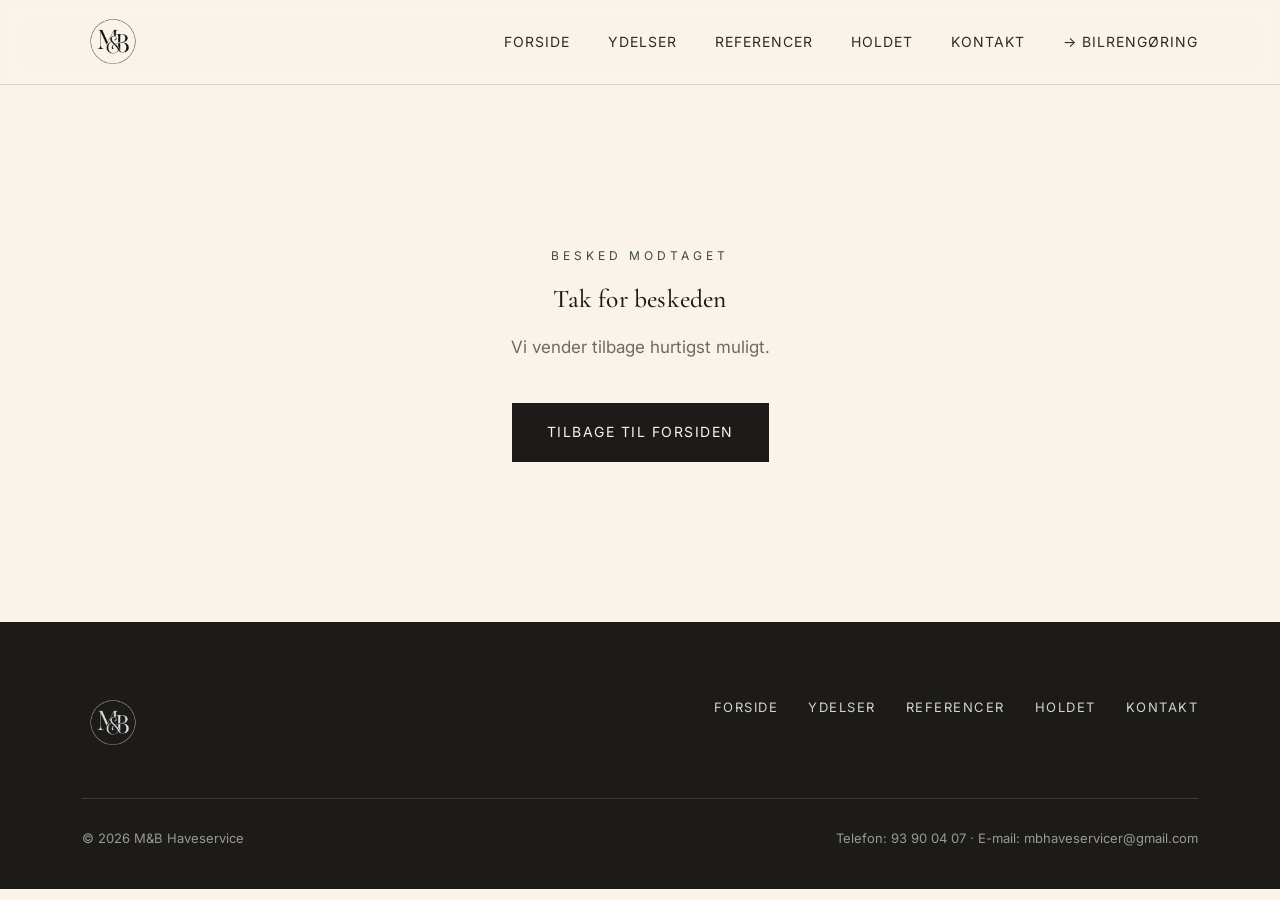
<file: tak.html>
<!DOCTYPE html>
<html lang="da">
<head>
  <meta charset="UTF-8">
  <meta name="viewport" content="width=device-width, initial-scale=1.0">
  <title>Tak — M&B Haveservice</title>
  <link rel="preconnect" href="https://fonts.googleapis.com">
  <link rel="preconnect" href="https://fonts.gstatic.com" crossorigin>
  <link href="https://fonts.googleapis.com/css2?family=Cormorant+Garamond:ital,wght@0,400;0,500;1,400;1,500&family=Inter:wght@300;400;500&display=swap" rel="stylesheet">
  <link rel="stylesheet" href="styles.css?v=3">
  <!-- Google tag (gtag.js) -->
  <script async src="https://www.googletagmanager.com/gtag/js?id=G-BGMWC7Q1SR"></script>
  <script>
    window.dataLayer = window.dataLayer || [];
    function gtag(){dataLayer.push(arguments);}
    gtag('js', new Date());
    gtag('config', 'G-BGMWC7Q1SR');
  </script>
</head>
<body>

  <header class="site-header">
    <div class="container nav">
      <a class="brand" href="index.html">
        <img src="images/Nyt logo sort.png" alt="M&B Haveservice" class="brand-logo">
      </a>
      <nav>
        <ul class="nav-links" id="navLinks">
          <li><a href="have.html">Forside</a></li>
          <li><a href="ydelser.html">Ydelser</a></li>
          <li><a href="referencer.html">Referencer</a></li>
          <li><a href="om-os.html">Holdet</a></li>
          <li><a href="kontakt.html">Kontakt</a></li>
          <li><a href="bilrengoring.html">→ Bilrengøring</a></li>
        </ul>
      </nav>
      <button class="nav-toggle" id="navToggle" aria-label="Menu">
        <span></span><span></span><span></span>
      </button>
    </div>
  </header>

  <section style="padding-top: 160px; padding-bottom: 160px; text-align: center;">
    <div class="container" style="max-width: 600px;">
      <p class="eyebrow">Besked modtaget</p>
      <h2 style="margin-bottom: 20px;">Tak for beskeden</h2>
      <p style="color: var(--gray); margin-bottom: 40px;">Vi vender tilbage hurtigst muligt.</p>
      <a href="index.html" class="btn">Tilbage til forsiden</a>
    </div>
  </section>

  <footer class="site-footer">
    <div class="container">
      <div class="footer-top">
        <a class="brand" href="index.html">
          <img src="images/Nyt logo hvidt.png" alt="M&B Haveservice" class="brand-logo brand-logo-footer">
        </a>
        <ul class="footer-nav">
          <li><a href="have.html">Forside</a></li>
          <li><a href="ydelser.html">Ydelser</a></li>
          <li><a href="referencer.html">Referencer</a></li>
          <li><a href="om-os.html">Holdet</a></li>
          <li><a href="kontakt.html">Kontakt</a></li>
        </ul>
      </div>
      <div class="footer-bottom">
        <span>© 2026 M&amp;B Haveservice</span>
        <span>Telefon: <a href="tel:+4593900407">93 90 04 07</a> · E-mail: <a href="mailto:mbhaveservicer@gmail.com">mbhaveservicer@gmail.com</a></span>
      </div>
    </div>
  </footer>

  <script>
    const t = document.getElementById('navToggle');
    const l = document.getElementById('navLinks');
    t.addEventListener('click', () => l.classList.toggle('open'));
  </script>
</body>
</html>
</file>
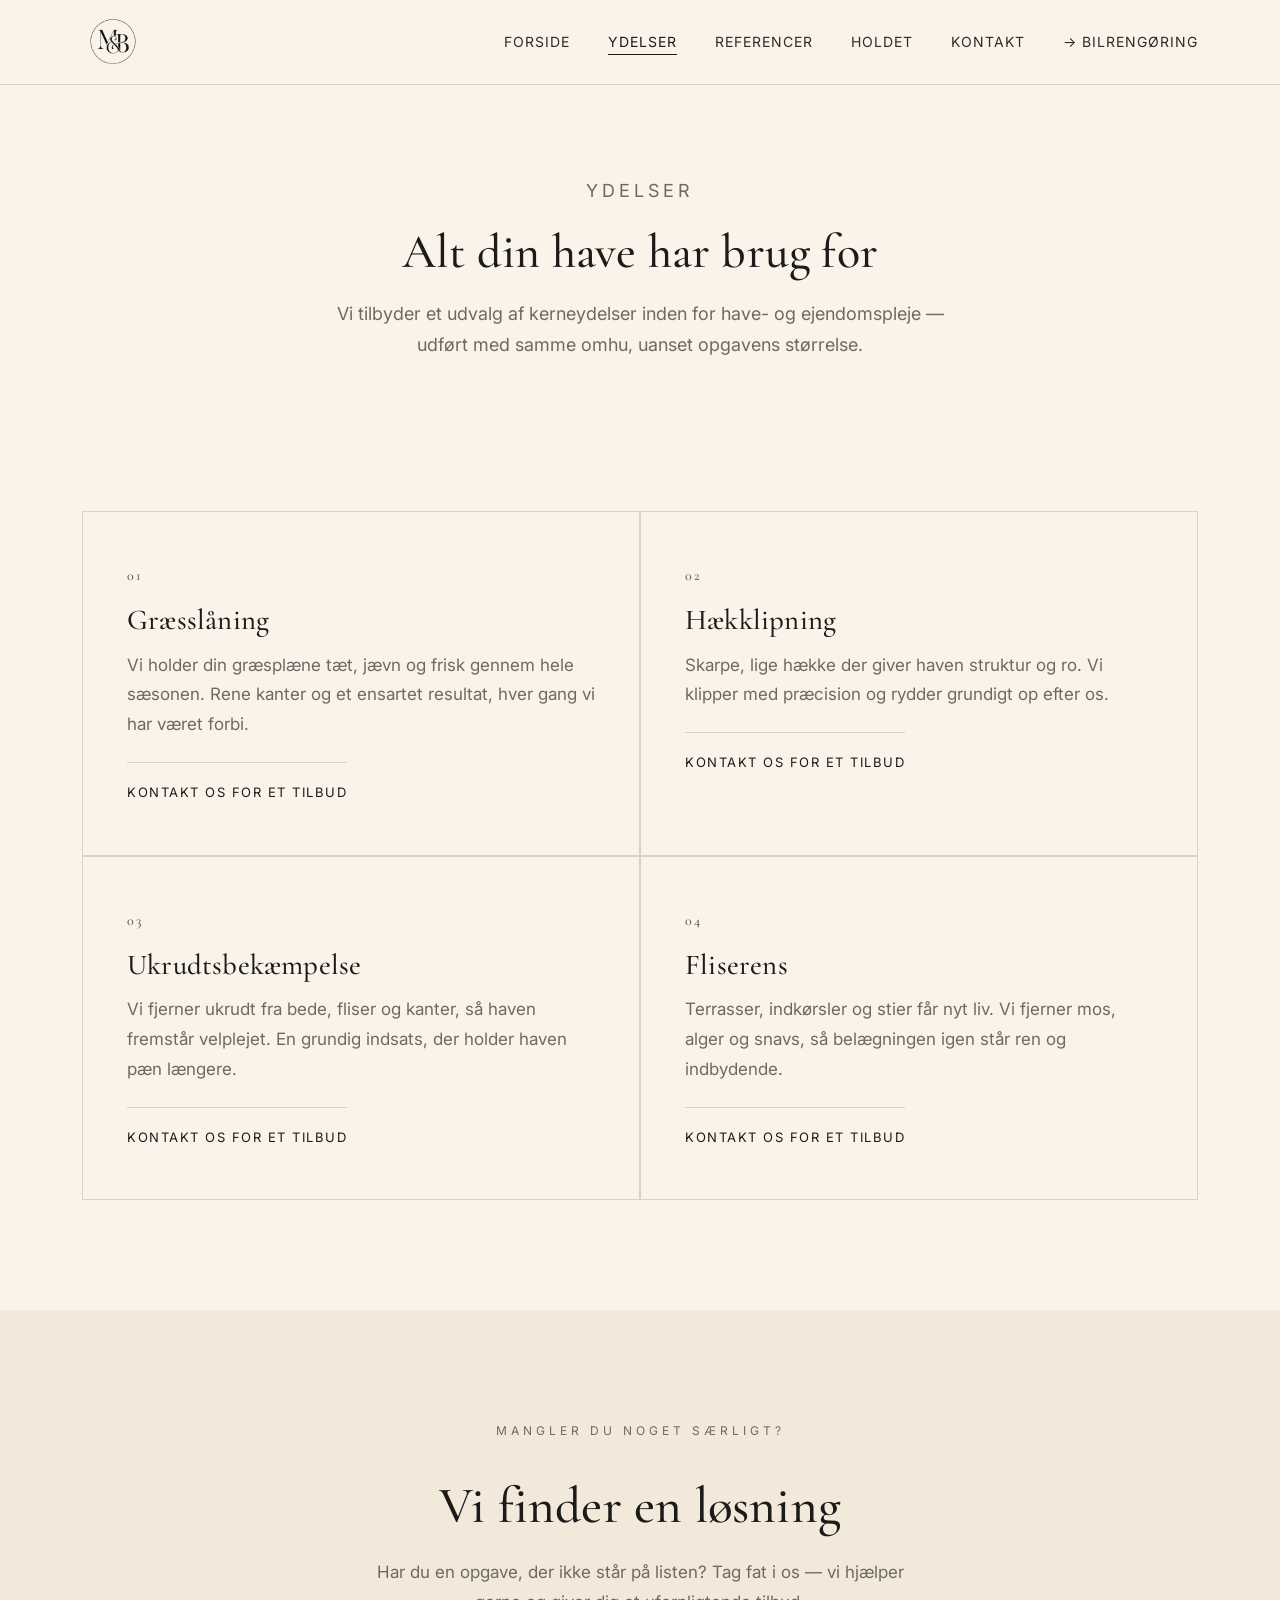
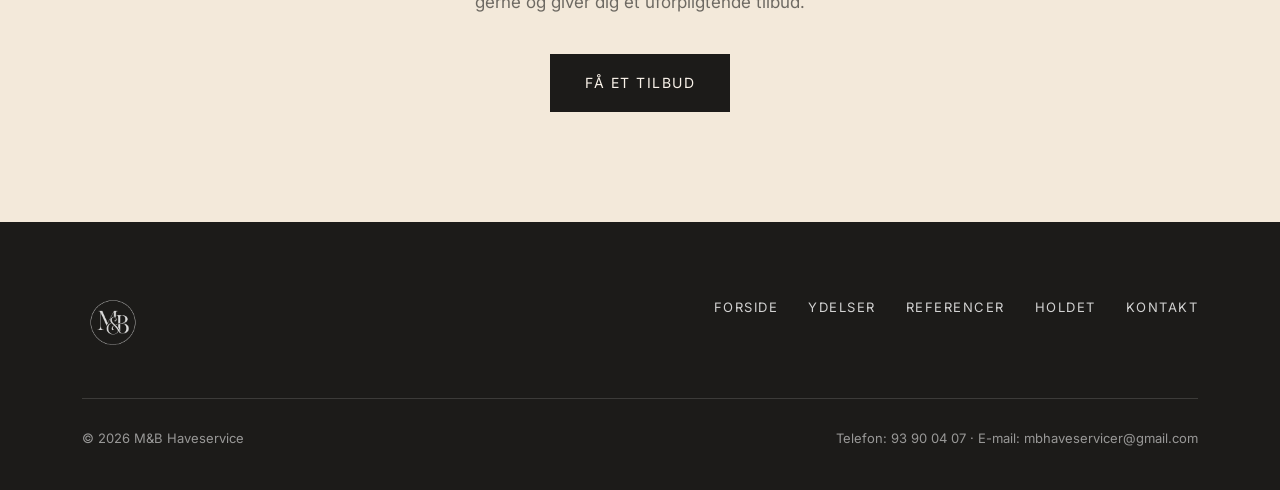
<file: ydelser.html>
<!DOCTYPE html>
<html lang="da">
<head>
  <meta charset="UTF-8">
  <meta name="viewport" content="width=device-width, initial-scale=1.0">
  <title>Ydelser — M&B Haveservice</title>
  <meta name="description" content="Vores kerneydelser: græsslåning, hækklipning, ukrudtsbekæmpelse og fliserens. Kvalitet og pålidelighed hver gang.">
  <link rel="preconnect" href="https://fonts.googleapis.com">
  <link rel="preconnect" href="https://fonts.gstatic.com" crossorigin>
  <link href="https://fonts.googleapis.com/css2?family=Cormorant+Garamond:ital,wght@0,400;0,500;1,400;1,500&family=Inter:wght@300;400;500&display=swap" rel="stylesheet">
  <link rel="stylesheet" href="styles.css?v=3">
  <!-- Google tag (gtag.js) -->
  <script async src="https://www.googletagmanager.com/gtag/js?id=G-BGMWC7Q1SR"></script>
  <script>
    window.dataLayer = window.dataLayer || [];
    function gtag(){dataLayer.push(arguments);}
    gtag('js', new Date());
    gtag('config', 'G-BGMWC7Q1SR');
  </script>
</head>
<body>

  <header class="site-header">
    <div class="container nav">
      <a class="brand" href="index.html">
        <img src="images/Nyt logo sort.png" alt="M&B Haveservice" class="brand-logo">
      </a>
      <nav>
        <ul class="nav-links" id="navLinks">
          <li><a href="have.html">Forside</a></li>
          <li><a href="ydelser.html" class="active">Ydelser</a></li>
          <li><a href="referencer.html">Referencer</a></li>
          <li><a href="om-os.html">Holdet</a></li>
          <li><a href="kontakt.html">Kontakt</a></li>
          <li><a href="bilrengoring.html">→ Bilrengøring</a></li>
        </ul>
      </nav>
      <button class="nav-toggle" id="navToggle" aria-label="Menu">
        <span></span><span></span><span></span>
      </button>
    </div>
  </header>

  <section class="section-tight" style="padding-top:90px;">
    <div class="container section-head">
      <p class="eyebrow">Ydelser</p>
      <h2>Alt din have har brug for</h2>
      <p>Vi tilbyder et udvalg af kerneydelser inden for have- og ejendomspleje — udført med samme omhu, uanset opgavens størrelse.</p>
    </div>
  </section>

  <section style="padding-top:0;">
    <div class="container">
      <div class="services-list">
        <div class="service-card">
          <span class="idx">01</span>
          <h3>Græsslåning</h3>
          <p>Vi holder din græsplæne tæt, jævn og frisk gennem hele sæsonen. Rene kanter og et ensartet resultat, hver gang vi har været forbi.</p>
          <span class="price">Kontakt os for et tilbud</span>
        </div>
        <div class="service-card">
          <span class="idx">02</span>
          <h3>Hækklipning</h3>
          <p>Skarpe, lige hække der giver haven struktur og ro. Vi klipper med præcision og rydder grundigt op efter os.</p>
          <span class="price">Kontakt os for et tilbud</span>
        </div>
        <div class="service-card">
          <span class="idx">03</span>
          <h3>Ukrudtsbekæmpelse</h3>
          <p>Vi fjerner ukrudt fra bede, fliser og kanter, så haven fremstår velplejet. En grundig indsats, der holder haven pæn længere.</p>
          <span class="price">Kontakt os for et tilbud</span>
        </div>
        <div class="service-card">
          <span class="idx">04</span>
          <h3>Fliserens</h3>
          <p>Terrasser, indkørsler og stier får nyt liv. Vi fjerner mos, alger og snavs, så belægningen igen står ren og indbydende.</p>
          <span class="price">Kontakt os for et tilbud</span>
        </div>
      </div>
    </div>
  </section>

  <section class="band cta">
    <div class="container">
      <p class="eyebrow">Mangler du noget særligt?</p>
      <h2>Vi finder en løsning</h2>
      <p>Har du en opgave, der ikke står på listen? Tag fat i os — vi hjælper gerne og giver dig et uforpligtende tilbud.</p>
      <a href="kontakt.html" class="btn">Få et tilbud</a>
    </div>
  </section>

  <footer class="site-footer">
    <div class="container">
      <div class="footer-top">
        <a class="brand" href="index.html">
          <img src="images/Nyt logo hvidt.png" alt="M&B Haveservice" class="brand-logo brand-logo-footer">
        </a>
        <ul class="footer-nav">
          <li><a href="have.html">Forside</a></li>
          <li><a href="ydelser.html">Ydelser</a></li>
          <li><a href="referencer.html">Referencer</a></li>
          <li><a href="om-os.html">Holdet</a></li>
          <li><a href="kontakt.html">Kontakt</a></li>
        </ul>
      </div>
      <div class="footer-bottom">
        <span>© 2026 M&amp;B Haveservice</span>
        <span>Telefon: <a href="tel:+4593900407">93 90 04 07</a> · E-mail: <a href="mailto:mbhaveservicer@gmail.com">mbhaveservicer@gmail.com</a></span>
      </div>
    </div>
  </footer>

  <script>
    const t = document.getElementById('navToggle');
    const l = document.getElementById('navLinks');
    t.addEventListener('click', () => l.classList.toggle('open'));
  </script>
</body>
</html>
</file>
<file: styles.css>
/* ===========================================================
   M&B Haveservice — fælles stylesheet
   Cream/beige · serif overskrifter · sans-serif brødtekst
   =========================================================== */

:root {
  --cream: #FAF3EA;
  --cream-deep: #F3E9DA;
  --ink: #1C1B19;
  --charcoal: #2E2C28;
  --gray: #6E6A63;
  --line: #DED3C2;
  --accent: #3E4A3D;        /* dæmpet skovgrøn til detaljer */
  --accent-soft: #8A9784;
  --max: 1180px;
  --serif: "Cormorant Garamond", "Times New Roman", Georgia, serif;
  --sans: "Inter", -apple-system, BlinkMacSystemFont, "Segoe UI", Helvetica, Arial, sans-serif;
}

* { margin: 0; padding: 0; box-sizing: border-box; }

html { scroll-behavior: smooth; }

body {
  background: var(--cream);
  color: var(--charcoal);
  font-family: var(--sans);
  font-size: 17px;
  line-height: 1.75;
  font-weight: 400;
  -webkit-font-smoothing: antialiased;
  text-rendering: optimizeLegibility;
}

h1, h2, h3, h4 {
  font-family: var(--serif);
  color: var(--ink);
  font-weight: 500;
  line-height: 1.15;
  letter-spacing: 0.2px;
}

a { color: inherit; text-decoration: none; }

img { display: block; max-width: 100%; }

.container {
  width: 100%;
  max-width: var(--max);
  margin: 0 auto;
  padding: 0 32px;
}

/* ---------- Knapper ---------- */
.btn {
  display: inline-block;
  font-family: var(--sans);
  font-size: 14px;
  letter-spacing: 1.5px;
  text-transform: uppercase;
  padding: 16px 34px;
  border: 1px solid var(--ink);
  background: var(--ink);
  color: var(--cream);
  transition: all .25s ease;
}
.btn:hover { background: transparent; color: var(--ink); }

.btn-ghost {
  background: transparent;
  color: var(--ink);
}
.btn-ghost:hover { background: var(--ink); color: var(--cream); }

/* ---------- Navigation ---------- */
.site-header {
  position: sticky;
  top: 0;
  z-index: 50;
  background: rgba(250, 243, 234, 0.92);
  backdrop-filter: blur(8px);
  border-bottom: 1px solid var(--line);
}
.nav {
  display: flex;
  align-items: center;
  justify-content: space-between;
  height: 84px;
}
.brand {
  display: flex;
  align-items: center;
  gap: 14px;
}
.brand-logo {
  height: 62px;
  width: auto;
  max-width: 150px;
  display: block;
  flex-shrink: 0;
  filter: brightness(0);
}
.brand-logo-footer {
  opacity: 0.9;
  filter: none;
}

.nav-links {
  display: flex;
  gap: 38px;
  list-style: none;
  align-items: center;
}
.nav-links a {
  font-size: 14px;
  letter-spacing: 1px;
  text-transform: uppercase;
  color: var(--charcoal);
  padding-bottom: 4px;
  border-bottom: 1px solid transparent;
  transition: border-color .25s ease, color .25s ease;
}
.nav-links a:hover { color: var(--ink); }
.nav-links a.active { border-bottom-color: var(--ink); color: var(--ink); }

.nav-toggle {
  display: none;
  background: none;
  border: none;
  cursor: pointer;
  width: 32px;
  height: 26px;
  position: relative;
}
.nav-toggle span {
  position: absolute;
  left: 0;
  width: 100%;
  height: 1.5px;
  background: var(--ink);
  transition: .3s;
}
.nav-toggle span:nth-child(1) { top: 2px; }
.nav-toggle span:nth-child(2) { top: 12px; }
.nav-toggle span:nth-child(3) { top: 22px; }

/* ---------- Hero ---------- */
.hero {
  position: relative;
  min-height: 86vh;
  display: flex;
  align-items: center;
  justify-content: center;
  text-align: center;
  color: #fff;
  overflow: hidden;
}
.hero::after {
  content: "";
  position: absolute;
  inset: 0;
  background: linear-gradient(180deg, rgba(20,18,15,.30), rgba(20,18,15,.55));
}
.hero img.hero-bg {
  position: absolute;
  inset: 0;
  width: 100%;
  height: 100%;
  object-fit: cover;
}
.hero-inner {
  position: relative;
  z-index: 2;
  max-width: 760px;
  padding: 40px 32px;
}
.hero .eyebrow {
  font-size: 12px;
  letter-spacing: 4px;
  text-transform: uppercase;
  margin-bottom: 22px;
  color: rgba(255,255,255,.85);
}
.hero h1 {
  color: #fff;
  font-size: clamp(2.6rem, 7vw, 5rem);
  font-weight: 500;
  margin-bottom: 18px;
}
.hero .slogan {
  font-family: var(--serif);
  font-style: italic;
  font-size: clamp(1.3rem, 3.2vw, 2rem);
  color: rgba(255,255,255,.95);
  margin-bottom: 36px;
}
.hero .btn { background: var(--cream); color: var(--ink); border-color: var(--cream); }
.hero .btn:hover { background: transparent; color: #fff; border-color: #fff; }

/* ---------- Sektioner ---------- */
section { padding: 110px 0; }
.section-tight { padding: 80px 0; }

.eyebrow {
  font-size: 12px;
  letter-spacing: 4px;
  text-transform: uppercase;
  color: var(--accent);
  margin-bottom: 18px;
}
.section-head { max-width: 680px; margin: 0 auto 70px; text-align: center; }
.section-head h2 { font-size: clamp(2rem, 4.5vw, 3rem); margin-bottom: 18px; }
.section-head p { color: var(--gray); font-size: 18px; }

.lead {
  font-family: var(--serif);
  font-size: clamp(1.4rem, 2.8vw, 2rem);
  line-height: 1.5;
  color: var(--ink);
}

/* ---------- Intro split ---------- */
.split {
  display: grid;
  grid-template-columns: 1fr 1fr;
  gap: 80px;
  align-items: center;
}
.split img { width: 100%; height: 520px; object-fit: cover; }
.split .text p { color: var(--gray); margin-bottom: 20px; }

/* ---------- Why choose us ---------- */
.why-split {
  display: grid;
  grid-template-columns: 1fr 1fr;
  gap: 80px;
  align-items: center;
}
.why-text h2 { font-size: clamp(2rem, 4vw, 2.8rem); margin-bottom: 20px; }
.why-motto {
  font-family: var(--serif);
  font-size: clamp(1.3rem, 2.5vw, 1.7rem);
  font-style: italic;
  color: var(--accent);
  margin-bottom: 20px;
}
.why-img img { width: 100%; height: 560px; object-fit: cover; }
.features {
  display: grid;
  grid-template-columns: repeat(3, 1fr);
  gap: 56px;
}
.features-left .feature { text-align: left; }
.feature { text-align: center; }
.feature .num {
  font-family: var(--serif);
  font-size: 15px;
  letter-spacing: 2px;
  color: var(--accent);
  margin-bottom: 18px;
}
.feature h3 { font-size: 1.6rem; margin-bottom: 14px; }
.feature p { color: var(--gray); }

.band { background: var(--cream-deep); }

/* ---------- Services ---------- */
.services-list {
  display: grid;
  grid-template-columns: repeat(2, 1fr);
  gap: 2px;
  background: var(--line);
  border: 1px solid var(--line);
}
.service-card {
  background: var(--cream);
  padding: 48px 44px;
}
.service-card .idx {
  font-family: var(--serif);
  font-size: 14px;
  letter-spacing: 2px;
  color: var(--accent);
}
.service-card h3 { font-size: 1.8rem; margin: 14px 0 14px; }
.service-card p { color: var(--gray); margin-bottom: 22px; }
.service-card .price {
  font-size: 13px;
  letter-spacing: 1.5px;
  text-transform: uppercase;
  color: var(--ink);
  border-top: 1px solid var(--line);
  padding-top: 18px;
  display: inline-block;
}

/* ---------- Kategori-navigation (referencer) ---------- */
.cat-nav-wrap {
  position: sticky;
  top: 84px;
  z-index: 90;
  background: var(--cream);
  border-bottom: 1px solid var(--line);
  padding: 18px 0;
}
.cat-nav { display: flex; gap: 10px; flex-wrap: wrap; }
.cat-pill {
  font-size: 11px;
  letter-spacing: 2px;
  text-transform: uppercase;
  padding: 8px 18px;
  border: 1px solid var(--line);
  color: var(--gray);
  text-decoration: none;
  transition: border-color .2s, color .2s, background .2s;
}
.cat-pill:hover { border-color: var(--accent); color: var(--accent); }
.cat-pill.active { border-color: var(--accent); color: var(--accent); background: var(--cream-deep); }
.cat-section { padding: 72px 0 0; }
.refs-soon { color: var(--gray); font-size: 15px; padding: 40px 0 72px; border-top: 1px solid var(--line); }

/* ---------- Referencer / galleri ---------- */
.gallery-category { margin-bottom: 72px; }
.gallery-category + .gallery-category { border-top: 1px solid var(--line); padding-top: 72px; }
.category-label {
  font-size: 12px;
  letter-spacing: 2.5px;
  text-transform: uppercase;
  color: var(--accent);
  margin-bottom: 40px;
}
.gallery { display: grid; grid-template-columns: repeat(2, 1fr); gap: 48px; }
.case figure { margin: 0; background: var(--cream); }
.case-img { width: 100%; height: 300px; object-fit: cover; display: block; border-radius: 2px; }

/* Lightbox */
.lightbox { display: none; position: fixed; inset: 0; background: rgba(28,27,25,.93); z-index: 1000; align-items: center; justify-content: center; cursor: zoom-out; }
.lightbox.open { display: flex; }
.lightbox img { max-width: 92vw; max-height: 92vh; object-fit: contain; cursor: default; border-radius: 2px; }
.lb-close { position: absolute; top: 20px; right: 24px; background: none; border: none; color: rgba(255,255,255,.8); font-size: 28px; cursor: pointer; line-height: 1; padding: 4px 8px; }
.lb-close:hover { color: #fff; }
.beforeafter {
  display: grid;
  grid-template-columns: 1fr 1fr;
  gap: 6px;
  background: var(--cream);
  position: relative;
}
.beforeafter .ba-item { position: relative; }
.beforeafter img { width: 100%; height: 300px; object-fit: cover; }
.beforeafter-lg img { height: 520px; }
.img-wrap { position: relative; }
.tag {
  position: absolute;
  top: 14px;
  left: 14px;
  background: rgba(250,243,234,.92);
  color: var(--ink);
  font-size: 11px;
  letter-spacing: 2px;
  text-transform: uppercase;
  padding: 6px 12px;
  z-index: 1;
}
.tag-right { left: calc(50% + 14px); }
.case-img-auto { height: auto; object-fit: unset; }
.case figcaption, .case-label {
  margin-top: 20px;
  font-family: var(--serif);
  font-size: 1.35rem;
  color: var(--ink);
}
.case .sub { font-size: 14px; color: var(--gray); margin-top: 4px; }

/* ---------- Om os ---------- */
.founders { display: grid; grid-template-columns: repeat(2,1fr); gap: 60px; margin-top: 30px; }
.founder img { width: 100%; height: 460px; object-fit: cover; margin-bottom: 24px; }
.founder-placeholder { width: 100%; height: 460px; background: var(--cream-deep); border: 1px solid var(--line); display: flex; align-items: center; justify-content: center; font-family: var(--serif); font-size: 3.5rem; color: var(--accent-soft); letter-spacing: 4px; margin-bottom: 24px; }
.founder h3 { font-size: 1.7rem; margin-bottom: 6px; }
.founder .role { font-size: 13px; letter-spacing: 2px; text-transform: uppercase; color: var(--accent); margin-bottom: 16px; }
.founder p { color: var(--gray); }

/* ---------- Kontakt ---------- */
.contact-grid { display: grid; grid-template-columns: 1fr 1fr; gap: 72px; align-items: start; }
.contact-info dt {
  font-size: 12px;
  letter-spacing: 2px;
  text-transform: uppercase;
  color: var(--accent);
  margin-bottom: 6px;
}
.contact-info dd { margin: 0 0 30px; font-size: 19px; color: var(--ink); }

form .field { margin-bottom: 24px; }
form label {
  display: block;
  font-size: 12px;
  letter-spacing: 1.5px;
  text-transform: uppercase;
  color: var(--gray);
  margin-bottom: 8px;
}
form input, form textarea {
  width: 100%;
  background: transparent;
  border: 1px solid var(--line);
  padding: 14px 16px;
  font-family: var(--sans);
  font-size: 16px;
  color: var(--ink);
  transition: border-color .2s;
}
form input:focus, form textarea:focus { outline: none; border-color: var(--ink); }
form textarea { resize: vertical; min-height: 140px; }

/* ---------- CTA band ---------- */
.cta { text-align: center; }
.cta h2 { font-size: clamp(2rem, 5vw, 3.2rem); margin-bottom: 22px; }
.cta p { color: var(--gray); max-width: 560px; margin: 0 auto 36px; }

/* ---------- Footer ---------- */
.site-footer {
  background: var(--ink);
  color: var(--cream);
  padding: 70px 0 40px;
}
.footer-top {
  display: flex;
  justify-content: space-between;
  flex-wrap: wrap;
  gap: 40px;
  padding-bottom: 44px;
  border-bottom: 1px solid rgba(255,255,255,.14);
}
.footer-nav { display: flex; gap: 30px; flex-wrap: wrap; list-style: none; }
.footer-nav a { font-size: 13px; letter-spacing: 1.5px; text-transform: uppercase; color: rgba(255,255,255,.8); }
.footer-nav a:hover { color: #fff; }
.footer-bottom {
  padding-top: 28px;
  font-size: 13px;
  color: rgba(255,255,255,.55);
  display: flex;
  justify-content: space-between;
  flex-wrap: wrap;
  gap: 10px;
}

/* ---------- Responsivt ---------- */
@media (max-width: 900px) {
  .split, .contact-grid, .why-split { grid-template-columns: 1fr; gap: 48px; }
  .why-img { order: -1; }
  .why-img img { height: 320px; }
  .split img { height: 380px; }
  .features { grid-template-columns: 1fr; gap: 48px; }
  .services-list, .gallery, .founders { grid-template-columns: 1fr; }
  .gallery { gap: 48px; }
  .founders { gap: 48px; }
}

@media (max-width: 760px) {
  .nav-toggle { display: block; }
  .nav-links {
    position: absolute;
    top: 84px;
    left: 0;
    right: 0;
    background: var(--cream);
    border-bottom: 1px solid var(--line);
    flex-direction: column;
    gap: 0;
    max-height: 0;
    overflow: hidden;
    transition: max-height .35s ease;
  }
  .nav-links.open { max-height: 420px; }
  .nav-links li { width: 100%; text-align: center; }
  .nav-links a {
    display: block;
    padding: 18px 0;
    border-bottom: 1px solid var(--line);
  }
  .nav-links a.active { border-bottom-color: var(--line); }
  section { padding: 72px 0; }
  .container { padding: 0 22px; }
  .service-card { padding: 36px 28px; }
}

@media (max-width: 460px) {
  .beforeafter { grid-template-columns: 1fr; }
  .beforeafter img { height: 240px; }
  .brand .brand-name { font-size: 18px; }
}
</file>
